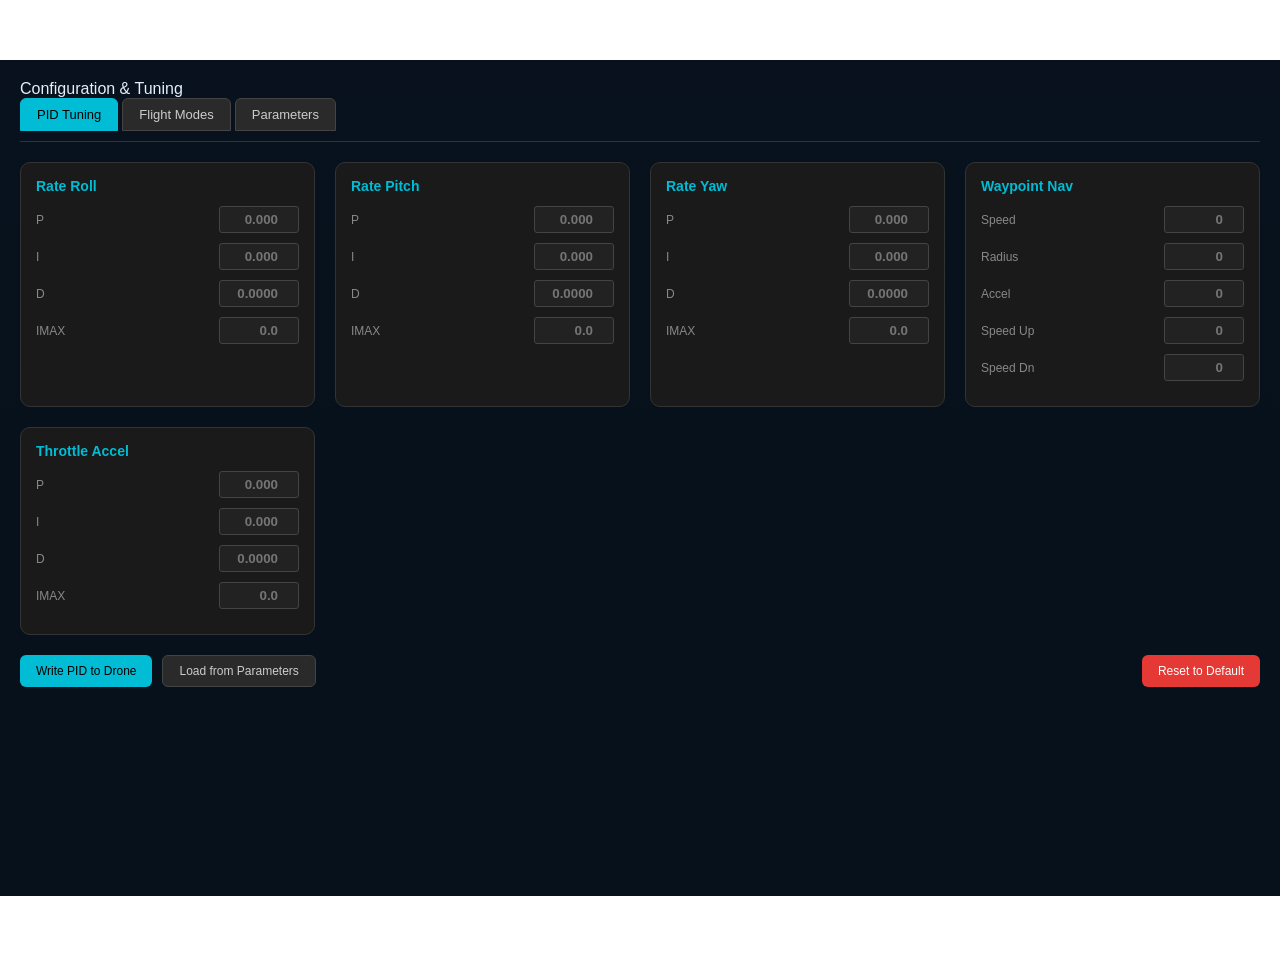
<file: config.html>
<!DOCTYPE html>
<html lang="en">
<head>
<meta charset="UTF-8">
<meta name="viewport" content="width=device-width, initial-scale=1.0">
<title>Config - HAWKEYE</title>
<link rel="stylesheet" href="/static/css/gcs.css"/>
<link rel="stylesheet" href="/static/css/config.css"/>
</head>

<body style="background: transparent;">

<div class="main" style="margin-left: 0;"> <!-- Hilangkan margin kiri navbar -->
    <div class="page-title">Configuration &amp; Tuning</div>

    <div class="tabs">
        <button class="tab-btn active" onclick="switchTab('pid')">PID Tuning</button>
        <button class="tab-btn" onclick="switchTab('modes')">Flight Modes</button>
        <button class="tab-btn" onclick="switchTab('params')">Parameters</button>
    </div>

    <!-- TAB PID (Konten sama persis dengan yang Anda miliki) -->
    <div id="tab-pid" class="tab-panel active">
        <div class="pid-grid">
            <!-- Isi Kartu-Kartu PID Anda -->
            <div class="pid-card">
                <div class="pid-title">Rate Roll</div>
                <div class="pid-row"><span class="pid-label">P</span><input type="number" id="rollP" class="pid-input" step="0.001" placeholder="0.000"></div>
                <div class="pid-row"><span class="pid-label">I</span><input type="number" id="rollI" class="pid-input" step="0.001" placeholder="0.000"></div>
                <div class="pid-row"><span class="pid-label">D</span><input type="number" id="rollD" class="pid-input" step="0.0001" placeholder="0.0000"></div>
                <div class="pid-row"><span class="pid-label">IMAX</span><input type="number" id="rollIMax" class="pid-input" step="0.1" placeholder="0.0"></div>
            </div>
            
            <div class="pid-card">
                <div class="pid-title">Rate Pitch</div>
                <div class="pid-row"><span class="pid-label">P</span><input type="number" id="pitchP" class="pid-input" step="0.001" placeholder="0.000"></div>
                <div class="pid-row"><span class="pid-label">I</span><input type="number" id="pitchI" class="pid-input" step="0.001" placeholder="0.000"></div>
                <div class="pid-row"><span class="pid-label">D</span><input type="number" id="pitchD" class="pid-input" step="0.0001" placeholder="0.0000"></div>
                <div class="pid-row"><span class="pid-label">IMAX</span><input type="number" id="pitchIMax" class="pid-input" step="0.1" placeholder="0.0"></div>
            </div>

            <div class="pid-card">
                <div class="pid-title">Rate Yaw</div>
                <div class="pid-row"><span class="pid-label">P</span><input type="number" id="yawP" class="pid-input" step="0.001" placeholder="0.000"></div>
                <div class="pid-row"><span class="pid-label">I</span><input type="number" id="yawI" class="pid-input" step="0.001" placeholder="0.000"></div>
                <div class="pid-row"><span class="pid-label">D</span><input type="number" id="yawD" class="pid-input" step="0.0001" placeholder="0.0000"></div>
                <div class="pid-row"><span class="pid-label">IMAX</span><input type="number" id="yawIMax" class="pid-input" step="0.1" placeholder="0.0"></div>
            </div>

            <div class="pid-card">
                <div class="pid-title">Waypoint Nav</div>
                <div class="pid-row"><span class="pid-label">Speed</span><input type="number" id="wpnavSpeed" class="pid-input" step="1" placeholder="0"></div>
                <div class="pid-row"><span class="pid-label">Radius</span><input type="number" id="wpnavRadius" class="pid-input" step="1" placeholder="0"></div>
                <div class="pid-row"><span class="pid-label">Accel</span><input type="number" id="wpnavAccel" class="pid-input" step="1" placeholder="0"></div>
                <div class="pid-row"><span class="pid-label">Speed Up</span><input type="number" id="wpnavSpeedUp" class="pid-input" step="1" placeholder="0"></div>
                <div class="pid-row"><span class="pid-label">Speed Dn</span><input type="number" id="wpnavSpeedDn" class="pid-input" step="1" placeholder="0"></div>
            </div>

            <div class="pid-card">
                <div class="pid-title">Throttle Accel</div>
                <div class="pid-row"><span class="pid-label">P</span><input type="number" id="thrAccelP" class="pid-input" step="0.001" placeholder="0.000"></div>
                <div class="pid-row"><span class="pid-label">I</span><input type="number" id="thrAccelI" class="pid-input" step="0.001" placeholder="0.000"></div>
                <div class="pid-row"><span class="pid-label">D</span><input type="number" id="thrAccelD" class="pid-input" step="0.0001" placeholder="0.0000"></div>
                <div class="pid-row"><span class="pid-label">IMAX</span><input type="number" id="thrAccelIMax" class="pid-input" step="0.1" placeholder="0.0"></div>
            </div>
        </div>

        <div class="param-actions">
            <button class="btn btn-primary" onclick="savePID()">Write PID to Drone</button>
            <button class="btn btn-secondary" onclick="refreshPIDUI()">Load from Parameters</button>
            <button class="btn" style="background-color: #e53935; color: #fff; border: none; margin-left: auto;" onclick="resetPID()">Reset to Default</button>
        </div>
    </div>

    <!-- FLIGHT MODES (Persis) -->
    <div id="tab-modes" class="tab-panel">
        <div class="flight-modes">
            <!-- (Bagian Mode 1-6 Disederhanakan untuk contoh, paste utuh dari file asli Anda) -->
            <div class="mode-item"><span class="mode-label">Mode 1</span><select class="mode-select" id="mode1"><option>STABILIZE</option><option selected>ALT_HOLD</option><option>LOITER</option><option>RTL</option><option>AUTO</option><option>LAND</option><option>GUIDED</option></select></div>
            <div class="mode-item"><span class="mode-label">Mode 2</span><select class="mode-select" id="mode2"><option selected>STABILIZE</option><option>ALT_HOLD</option><option>LOITER</option><option>RTL</option><option>AUTO</option><option>LAND</option><option>GUIDED</option></select></div>
            <div class="mode-item"><span class="mode-label">Mode 3</span><select class="mode-select" id="mode3"><option>STABILIZE</option><option>ALT_HOLD</option><option selected>LOITER</option><option>RTL</option><option>AUTO</option><option>LAND</option><option>GUIDED</option></select></div>
            <div class="mode-item"><span class="mode-label">Mode 4</span><select class="mode-select" id="mode4"><option>STABILIZE</option><option>ALT_HOLD</option><option>LOITER</option><option selected>RTL</option><option>AUTO</option><option>LAND</option><option>GUIDED</option></select></div>
            <div class="mode-item"><span class="mode-label">Mode 5</span><select class="mode-select" id="mode5"><option>STABILIZE</option><option>ALT_HOLD</option><option>LOITER</option><option>RTL</option><option selected>AUTO</option><option>LAND</option><option>GUIDED</option></select></div>
            <div class="mode-item"><span class="mode-label">Mode 6</span><select class="mode-select" id="mode6"><option>STABILIZE</option><option>ALT_HOLD</option><option>LOITER</option><option>RTL</option><option>AUTO</option><option selected>LAND</option><option>GUIDED</option></select></div>
        </div>
        <div class="param-actions">
            <button class="btn btn-primary" onclick="saveModes()">Save Flight Modes</button>
        </div>
    </div>

    <!-- PARAMETERS (Persis) -->
    <div id="tab-params" class="tab-panel">
        <div class="search-bar">
            <input type="text" id="paramSearch" placeholder="Search parameters..." onkeyup="filterParams()">
            <button class="btn btn-secondary" onclick="loadParams()">&#128259; Refresh</button>
        </div>
        <div class="param-table-container">
            <table class="data-table">
                <thead>
                    <tr><th>Parameter</th><th>Value</th><th>Unit</th><th>Description</th></tr>
                </thead>
                <tbody id="paramTable"></tbody>
            </table>
        </div>
        <div class="param-actions">
            <button class="btn btn-primary" onclick="saveParams()">Write to Drone</button>
            <button class="btn btn-secondary" onclick="exportParams()">Save to File</button>
            <input type="file" id="paramFileInput" accept=".csv,.param,.txt" style="display: none;" onchange="loadFromFile(event)">
            <button class="btn btn-secondary" style="background-color: #ff9800; color: #fff; border: none;" onclick="document.getElementById('paramFileInput').click()">Load from File</button>
        </div>
    </div>
</div>

<script>
// ===== HELPER KONEKSI PARENT =====
const getBaseUrl = () => window.parent.gcsConnection?.baseUrl || 'http://localhost:5000';
const isConnected = () => window.parent.gcsConnection?.isConnected || false;

const COPTER_MODE_MAP = {
    'STABILIZE': 0, 'ACRO': 1, 'ALT_HOLD': 2, 'AUTO': 3, 'GUIDED': 4,
    'LOITER': 5, 'RTL': 6, 'CIRCLE': 7, 'LAND': 9, 'OF_LOITER': 10,
    'DRIFT': 11, 'SPORT': 13, 'FLIP': 14, 'AUTOTUNE': 15, 'POSHOLD': 16,
    'BRAKE': 17, 'THROW': 18, 'AVOID_ADSB': 19, 'GUIDED_NOGPS': 20,
    'SMART_RTL': 21, 'FLOWHOLD': 22, 'FOLLOW': 23, 'ZIGZAG': 24,
    'SYSTEMID': 25, 'AUTOROTATE': 26, 'AUTO_RTL': 27
};

function switchTab(tab) {
    document.querySelectorAll('.tab-btn').forEach(b => b.classList.remove('active'));
    document.querySelectorAll('.tab-panel').forEach(p => p.classList.remove('active'));
    event.target.classList.add('active');
    document.getElementById('tab-' + tab).classList.add('active');
}

async function RebootFC() {
    if (confirm("Reboot Flight Controller now?")) {
        try {
            const res = await fetch(getBaseUrl() + '/command/reboot', {method: 'POST'});
            const data = await res.json();
            alert(data.status === 'success' ? "Flight Controller is rebooting..." : `Error: ${data.message}`);
        } catch (e) {
            alert(`Network error: ${e.message}`);
        }
    }
}

async function sendParamsToBackend(api_url, params, title, requireReboot = false) {
    const btn = event.target;
    const originalText = btn.innerText;
    btn.innerText = "Writing & Verifying..."; btn.disabled = true;

    try {
        const res = await fetch(getBaseUrl() + api_url, {
            method: 'POST',
            headers: {'Content-Type': 'application/json'},
            body: JSON.stringify({params: params})
        });
        
        const textResp = await res.text();
        let data;
        try { data = JSON.parse(textResp); } catch (err) { throw new Error("Server gagal memproses data."); }
        
        if (data.status === 'success' || data.status === 'partial') {
            if (data.status === 'partial') {
                const fails = data.results.fail.map(f => `${f.name}: ${f.reason}`).join('\n');
                alert(`Beberapa nilai gagal diverifikasi:\n${fails}`);
            }
            if (requireReboot) await RebootFC();
            else forceDownloadParamsFromFC();
        } else {
            alert(`Error: ${data.message}`);
        }
    } catch (e) {
        alert(`Error: ${e.message}`);
    } finally {
        btn.innerText = originalText; btn.disabled = false;
    }
}

const PID_MAP = {
    'rollP': 'ATC_RAT_RLL_P', 'rollI': 'ATC_RAT_RLL_I', 'rollD': 'ATC_RAT_RLL_D', 'rollIMax': 'ATC_RAT_RLL_IMAX',
    'pitchP': 'ATC_RAT_PIT_P', 'pitchI': 'ATC_RAT_PIT_I', 'pitchD': 'ATC_RAT_PIT_D', 'pitchIMax': 'ATC_RAT_PIT_IMAX',
    'yawP': 'ATC_RAT_YAW_P', 'yawI': 'ATC_RAT_YAW_I', 'yawD': 'ATC_RAT_YAW_D', 'yawIMax': 'ATC_RAT_YAW_IMAX',
    'wpnavSpeed': 'WPNAV_SPEED', 'wpnavRadius': 'WPNAV_RADIUS', 'wpnavAccel': 'WPNAV_ACCEL', 
    'wpnavSpeedUp': 'WPNAV_SPEED_UP', 'wpnavSpeedDn': 'WPNAV_SPEED_DN',
    'thrAccelP': 'PSC_ACCZ_P', 'thrAccelI': 'PSC_ACCZ_I', 'thrAccelD': 'PSC_ACCZ_D', 'thrAccelIMax': 'PSC_ACCZ_IMAX'
};

function refreshPIDUI() {
    let dataFound = false;
    for (const [inputId, paramName] of Object.entries(PID_MAP)) {
        const cell = document.getElementById('val_' + paramName);
        if (cell) {
            document.getElementById(inputId).value = parseFloat(cell.innerText);
            dataFound = true;
        }
    }
    const warning = document.getElementById('pidWarning');
    if (warning) warning.style.display = dataFound ? 'none' : 'block';
}

async function savePID() {
    if (!isConnected()) return alert("Hubungkan ke FC terlebih dahulu!");
    const paramsToSend = [];
    for (const [inputId, paramName] of Object.entries(PID_MAP)) {
        const inputEl = document.getElementById(inputId);
        if (!inputEl) continue;
        const newValue = parseFloat(inputEl.value);
        if (isNaN(newValue)) continue;
        const originalValue = parseFloat(inputEl.dataset.original);
        if (isNaN(originalValue) || Math.abs(newValue - originalValue) > 0.000001) {
            paramsToSend.push({ name: paramName, value: newValue });
        }
    }
    if (paramsToSend.length === 0) return alert("Tidak ada perubahan PID.");
    if (!confirm(`Kirim ${paramsToSend.length} parameter PID ke drone?`)) return;
    
    const btn = event.target;
    const originalText = btn.innerText;
    btn.innerText = "Writing..."; btn.disabled = true;
    try {
        const mav = window.parent.mavFeatures;
        let failed = [];
        for (const p of paramsToSend) {
            const ok = await mav.setParam(p.name, p.value);
            if (!ok) failed.push(p.name);
        }
        if (failed.length === 0) {
            alert("Semua PID berhasil ditulis!");
            forceDownloadParamsFromFC();
        } else {
            alert("Gagal menulis: " + failed.join(', '));
        }
    } catch (err) {
        alert("Error: " + err.message);
    } finally {
        btn.innerText = originalText; btn.disabled = false;
    }
}

async function saveModes() {
    if (!isConnected()) return alert("Not connected to FC");
    const params = [];
    for (let i = 1; i <= 6; i++) {
        const modeStr = document.getElementById('mode' + i).value;
        const modeVal = COPTER_MODE_MAP[modeStr] !== undefined ? COPTER_MODE_MAP[modeStr] : 0;
        params.push({ name: 'FLTMODE' + i, value: modeVal });
    }
    const btn = event.target;
    const originalText = btn.innerText;
    btn.innerText = "Writing..."; btn.disabled = true;
    try {
        const mav = window.parent.mavFeatures;
        let failed = [];
        for (const p of params) {
            const ok = await mav.setParam(p.name, p.value);
            if (!ok) failed.push(p.name);
        }
        if (failed.length === 0) {
            alert("Flight modes saved!");
            forceDownloadParamsFromFC();
        } else {
            alert("Gagal menyimpan mode: " + failed.join(', '));
        }
    } catch (err) {
        alert("Error: " + err.message);
    } finally {
        btn.innerText = originalText; btn.disabled = false;
    }
}

async function saveParams() {
    if (!isConnected()) return alert("Not connected to FC");
    const params = [];
    document.querySelectorAll('#paramTable tr').forEach(row => {
        const cells = row.querySelectorAll('td');
        if (cells.length === 4) {
            const key = cells[0].innerText.trim();
            const valCell = cells[1];
            let currentVal = parseFloat(valCell.innerText);
            let originalVal = parseFloat(valCell.dataset.original);
            if (!isNaN(currentVal) && (isNaN(originalVal) || Math.abs(currentVal - originalVal) > 0.000001)) {
                params.push({ name: key, value: currentVal });
            }
        }
    });
    if (params.length === 0) return alert("Tidak ada perubahan parameter.");
    if (!confirm(`Kirim ${params.length} parameter ke drone?`)) return;
    
    const btn = event.target;
    const originalText = btn.innerText;
    btn.innerText = "Writing..."; btn.disabled = true;
    try {
        const mav = window.parent.mavFeatures;
        let failed = [];
        for (const p of params) {
            const ok = await mav.setParam(p.name, p.value);
            if (!ok) failed.push(p.name);
        }
        if (failed.length === 0) {
            alert("Semua parameter berhasil ditulis!");
            forceDownloadParamsFromFC();
        } else {
            alert("Gagal menulis: " + failed.join(', '));
        }
    } catch (err) {
        alert("Error: " + err.message);
    } finally {
        btn.innerText = originalText; btn.disabled = false;
    }
}

// (Data DEFAULT_FULL_PARAMS disingkat agar code block tidak kepanjangan. Masukkan dictionary asli dari file config.html lama Anda di sini)
const DEFAULT_FULL_PARAMS = {"ATC_RAT_RLL_P":0.135,"ATC_RAT_PIT_P":0.135}; // <-- GANTI DENGAN DICT LENGKAP ANDA

function initParamTable() {
    const tbody = document.getElementById('paramTable');
    if (!tbody) return;
    tbody.innerHTML = ''; 
    const fragment = document.createDocumentFragment();
    const keys = Object.keys(DEFAULT_FULL_PARAMS).sort(); 

    keys.forEach(key => {
        const val = DEFAULT_FULL_PARAMS[key];
        const tr = document.createElement('tr');
        tr.id = 'row_' + key;
        tr.innerHTML = `
            <td style="font-weight: bold;">${key}</td>
            <td id="val_${key}" data-original="${val}" contenteditable="true" style="background-color: rgba(0, 188, 212, 0.1); border: 1px dotted #00bcd4; cursor: text; padding: 4px;">${val}</td>
            <td>-</td>
            <td id="desc_${key}"><span style="font-size: 10px; color: #666;">(Default List)</span></td>
        `;
        fragment.appendChild(tr);
    });
    tbody.appendChild(fragment);
}

function updateParamTableValues(paramsObj) {
    if (!paramsObj || Object.keys(paramsObj).length === 0) return;
    for (const [key, value] of Object.entries(paramsObj)) {
        const cell = document.getElementById('val_' + key);
        if (cell) {
            cell.innerText = value; cell.dataset.original = value; 
            cell.style.backgroundColor = 'rgba(76, 175, 80, 0.15)'; cell.style.border = '1px solid #4caf50';
            const desc = document.getElementById('desc_' + key);
            if (desc) desc.innerHTML = '<span style="font-size: 10px; color: #4caf50; font-weight: bold;">(Loaded from FC)</span>';
        } else {
            appendNewParamRow(key, value);
        }
    }
}

function appendNewParamRow(key, val) {
    const tbody = document.getElementById('paramTable');
    if (!tbody) return;
    const tr = document.createElement('tr');
    tr.id = 'row_' + key;
    tr.innerHTML = `
        <td style="font-weight: bold;">${key}</td>
        <td id="val_${key}" data-original="${val}" contenteditable="true" style="background-color: rgba(76, 175, 80, 0.15); border: 1px solid #4caf50; cursor: text; padding: 4px;">${val}</td>
        <td>-</td>
        <td id="desc_${key}"><span style="font-size: 10px; color: #4caf50; font-weight: bold;">(Loaded from FC)</span></td>
    `;
    tbody.appendChild(tr);
}

async function fetchParameters() {
    try {
        const mav = window.parent.mavFeatures;
        const params = await mav.getAllParams();
        updateParamTableValues(params);
        return Object.keys(params).length;
    } catch (e) {
        console.error("Gagal ambil parameter:", e);
        return 0;
    }
}

async function forceDownloadParamsFromFC() {
    try {
        // Refresh dengan meminta ulang semua parameter
        const mav = window.parent.mavFeatures;
        const params = await mav.getAllParams();
        updateParamTableValues(params);
        const count = Object.keys(params).length;
        alert(`Parameter berhasil dimuat! (${count} item)`);
    } catch (err) {
        alert("Gagal memuat parameter: " + err.message);
    }
}

// Ubah juga fungsi loadParams untuk menggunakan forceDownloadParamsFromFC
async function loadParams() {
    if (!isConnected()) return alert("Hubungkan ke FC terlebih dahulu!");
    const btn = document.querySelector('.btn-secondary');
    const originalText = btn.innerHTML;
    btn.innerHTML = "⏳ Downloading..."; btn.disabled = true;
    try {
        await forceDownloadParamsFromFC();
    } catch (err) {
        alert("Error: " + err.message);
    } finally {
        btn.innerHTML = originalText; btn.disabled = false;
    }
}

function loadFromFile(event) {
    const file = event.target.files[0];
    if (!file) return;

    const reader = new FileReader();
    reader.onload = function(e) {
        const text = e.target.result;
        const lines = text.split('\n');
        let changeCount = 0;

        lines.forEach(line => {
            line = line.trim();
            if (line.startsWith('#') || line.length === 0) return;

            let key, value;
            if (line.includes(',')) {
                const parts = line.split(','); key = parts[0].trim(); value = parseFloat(parts[1].trim());
            } else {
                const parts = line.split(/[\s,]+/); 
                if (parts.length >= 4 && !isNaN(parts[0]) && !isNaN(parts[1])) { key = parts[2]; value = parseFloat(parts[3]); }
                else if (parts.length >= 2) { key = parts[0]; value = parseFloat(parts[1]); }
            }

            if (key && !isNaN(value)) {
                const cell = document.getElementById('val_' + key);
                if (cell) {
                    const originalVal = parseFloat(cell.dataset.original);
                    if (originalVal !== value) {
                        cell.innerText = value; cell.style.backgroundColor = 'rgba(255, 152, 0, 0.2)'; cell.style.border = '1px solid #ff9800';
                        const desc = document.getElementById('desc_' + key);
                        if(desc) desc.innerHTML = '<span style="color:#ff9800; font-weight:bold;">(Modified from File)</span>';
                        changeCount++;
                    }
                } else { appendNewParamRow(key, value); changeCount++; }
            }
        });

        document.getElementById('paramFileInput').value = ''; 
        if (changeCount > 0) alert(`✅ File berhasil dimuat! Ditemukan ${changeCount} angka yang berbeda (ditandai warna oranye). Klik "Write to Drone" untuk menyimpan.`);
    };
    reader.readAsText(file);
}

function filterParams() {
    const query = document.getElementById('paramSearch').value.toLowerCase();
    const rows = document.getElementById('paramTable').getElementsByTagName('tr');
    for(let i = 0; i < rows.length; i++) {
        const paramName = rows[i].cells[0].innerText.toLowerCase();
        rows[i].style.display = paramName.includes(query) ? '' : 'none';
    }
}

function resetPID() {
    if (confirm('Reset sliders to defaults?')) {
        let restored = 0;
        for (const [inputId, paramName] of Object.entries(PID_MAP)) {
            const inputEl = document.getElementById(inputId);
            if (inputEl && inputEl.dataset.original !== undefined) {
                inputEl.value = inputEl.dataset.original;
                inputEl.style.backgroundColor = '';
                inputEl.style.borderColor = '#00e676';
                restored++;
            }
        }
        alert(restored > 0 ? "Sliders restored to default values" : "No sliders were restored");
    }
}

function exportParams() {
    let csv = 'Parameter,Value,Unit,Description\n';
    document.querySelectorAll('#paramTable tr').forEach(row => {
        const c = row.querySelectorAll('td');
        if (c.length === 4) csv += `${c[0].innerText},${c[1].innerText},${c[2].innerText},${c[3].innerText}\n`;
    });
    const a = document.createElement('a');
    a.href = URL.createObjectURL(new Blob([csv], { type: 'text/csv' }));
    a.download = 'hawkeye_parameters.csv';
    a.click();
}

let lastConnectionState = false;

document.addEventListener('DOMContentLoaded', () => {
    initParamTable();

    setInterval(() => {
        const connected = isConnected();
        
        if (connected && !lastConnectionState) {
            console.log("Koneksi FC Terdeteksi! Menunggu 2 detik agar FC stabil...");
            setTimeout(() => forceDownloadParamsFromFC(), 2000);
        }
        lastConnectionState = connected;
    }, 1000);
});
</script>
</body>
</html>
</file>
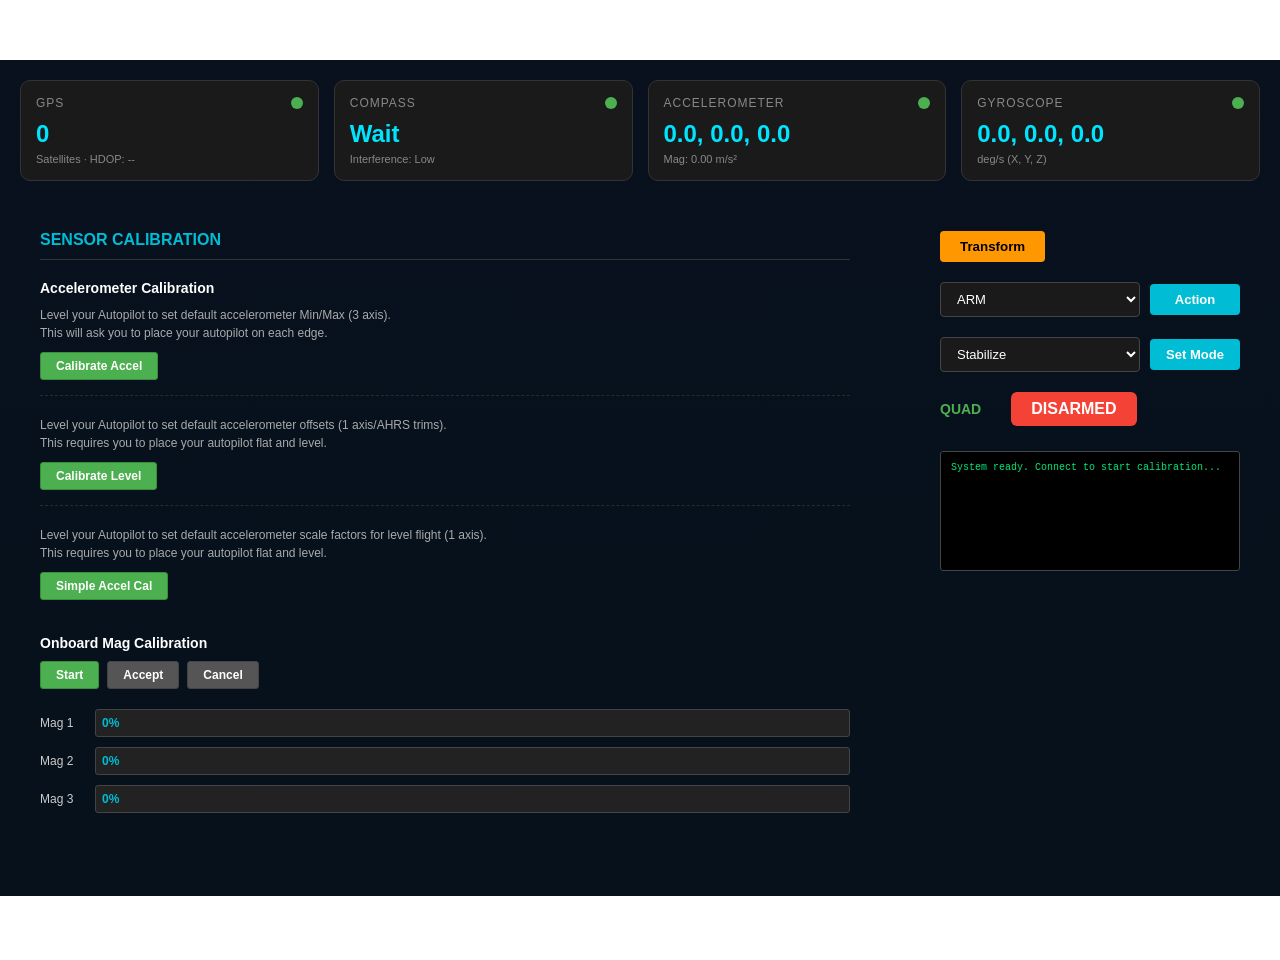
<file: preflight.html>
<!DOCTYPE html>
<html lang="en">
<head>
<meta charset="UTF-8">
<meta name="viewport" content="width=device-width, initial-scale=1.0">
<title>Preflight - HAWKEYE</title>
<link rel="stylesheet" href="/static/css/gcs.css"/>
<link rel="stylesheet" href="/static/css/preflight.css"/>
</head>

<body style="background: transparent;">

<div class="main" style="margin-left: 0;"> <!-- Hilangkan margin kiri navbar -->
    <div class="health-grid">
        <div class="health-card">
            <div class="health-header">
                <div class="health-title">GPS</div>
                <div class="status-dot ok" id="gpsStatus"></div>
            </div>
            <div class="health-value" id="gpsSats">0</div>
            <div class="health-detail">Satellites &middot; HDOP: <span id="gpsHdop">--</span></div>
        </div>

        <div class="health-card">
            <div class="health-header">
                <div class="health-title">Compass</div>
                <div class="status-dot ok" id="compassStatus"></div>
            </div>
            <div class="health-value" id="compassHealth">Wait</div>
            <div class="health-detail">Interference: <span id="compassInterf">Low</span></div>
        </div>

        <div class="health-card">
            <div class="health-header">
                <div class="health-title">Accelerometer</div>
                <div class="status-dot ok" id="accelStatus"></div>
            </div>
            <div class="health-value" id="accelHealth">0.0, 0.0, 0.0</div>
            <div class="health-detail">Mag: 0.00 m/s²</div>
        </div>

        <div class="health-card">
            <div class="health-header">
                <div class="health-title">Gyroscope</div>
                <div class="status-dot ok" id="gyroStatus"></div>
            </div>
            <div class="health-value" id="gyroHealth">0.0, 0.0, 0.0</div>
            <div class="health-detail">deg/s (X, Y, Z)</div>
        </div>
    </div>
    
    <div class="calibration-container">
        <div class="calibration-section-left">
            <div class="calibration-title">Sensor Calibration</div>
    
            <div class="calib-group">
                <h4>Accelerometer Calibration</h4>
                
                <div class="calib-item">
                    <p>Level your Autopilot to set default accelerometer Min/Max (3 axis).<br>This will ask you to place your autopilot on each edge.</p>
                    <button class="btn-mp" onclick="sendCalibration('accel_3axis')">Calibrate Accel</button>
                    <button class="btn-mp" onclick="sendCalibrationNext()" id="btnAccelNext" style="display:none; background:#ff9800; border-color:#f57c00;">Next (Click when done)</button>
                </div>
                
                <div class="calib-item">
                    <p>Level your Autopilot to set default accelerometer offsets (1 axis/AHRS trims).<br>This requires you to place your autopilot flat and level.</p>
                    <button class="btn-mp" onclick="sendCalibration('accel_level')">Calibrate Level</button>
                </div>
                
                <div class="calib-item">
                    <p>Level your Autopilot to set default accelerometer scale factors for level flight (1 axis).<br>This requires you to place your autopilot flat and level.</p>
                    <button class="btn-mp" onclick="sendCalibration('accel_simple')">Simple Accel Cal</button>
                </div>
            </div>
    
            <div class="calib-group">
                <h4>Onboard Mag Calibration</h4>
                
                <div class="calib-split-layout">
                    <div class="calib-column">
                        <div class="calib-btn-group">
                            <button class="btn-mp" onclick="sendCompassCalibration('compass_start')">Start</button>
                            <button class="btn-mp btn-mp-cancel" onclick="sendCompassCalibration('compass_accept')" id="btnCompassAccept" disabled>Accept</button>
                            <button class="btn-mp btn-mp-cancel" onclick="sendCompassCalibration('compass_cancel')">Cancel</button>
                        </div>
    
                        <div class="mag-row">
                            <span>Mag 1</span>
                            <input type="text" class="mag-input" id="mag1_prog" value="0%" readonly>
                        </div>
                        <div class="mag-row">
                            <span>Mag 2</span>
                            <input type="text" class="mag-input" id="mag2_prog" value="0%" readonly>
                        </div>
                        <div class="mag-row">
                            <span>Mag 3</span>
                            <input type="text" class="mag-input" id="mag3_prog" value="0%" readonly>
                        </div>
                    </div>
                </div>
            </div>
        </div>
        <div class="calibration-section-right">
            <div class="calib-column">
                <div class="transform-row">
                    <button class="btn-transform" onclick="toggleTransform()" id="transformBtn">Transform</button>
                </div>
                <div class="action-row">
                    <select id="cmdSelect" class="action-select">
                        <option value="arm">ARM</option>
                        <option value="disarm">DISARM</option>
                        <option value="safety_toggle">Toggle Safety</option>
                        <option value="reboot">Reboot FC</option>
                        <option value="takeoff">Takeoff</option>
                        <option value="land">Land</option>
                        <option value="rtl">RTL</option>
                    </select>
                    <button class="btn-action" onclick="executeCommand()">Action</button>
                </div>

                <!-- BARIS 2: Flight Mode (Stabilize, AltHold, Loiter, Guided, Auto) -->
                <div class="action-row">
                    <select id="modeSelect" class="action-select">
                        <option value="stabilize">Stabilize</option>
                        <option value="althold">Alt Hold</option>
                        <option value="loiter">Loiter</option>
                        <option value="guided">Guided</option>
                        <option value="auto">Auto</option>
                    </select>
                    <button class="btn-action" onclick="executeMode()">Set Mode</button>
                </div>

                <!-- ARM/DISARM Status Badge -->
                <div class="arm-status-row">
                    <span class="transform-status" id="transformStatus">QUAD</span>
                    <div class="status-badge disarmed" id="armStatusBadge">DISARMED</div>
                </div>

                <!-- Console Box -->
                <div class="console-box" id="calibConsole">
                    System ready. Connect to start calibration...<br>
                </div>
            </div>
        </div>
    </div>
</div>

<script>
let telemetryData = {};
let lastCalibMsgTime = 0;
let currentCalibPosition = '';
let safetyIsOff = false; 

// Fungsi pembantu untuk mengambil Base URL dari Parent Iframe
const getBaseUrl = () => window.parent.gcsConnection?.baseUrl || 'http://localhost:5000';
const isConnected = () => window.parent.gcsConnection?.isConnected || false;

async function sendArmDisarm(cmd) {
    if (!isConnected()) { alert('Flight Controller is not connected.'); return; }
    if (cmd === 'ARM' && !confirm('Yakin ingin ARM? Pastikan propeller sudah dilepas atau area sekitar aman.')) return;
    const arm = (cmd === 'ARM');
    logToConsole(`> Sending ${cmd}...`);
    try {
        const result = await window.parent.mavFeatures.armDisarm(arm);
        logToConsole(result.ok ? `System: ${result.message}` : `Error: ${result.message}`);
    } catch (err) {
        logToConsole(`Error: ${err.message}`);
    }
}

function updateArmStatusUI() {
    const badge = document.getElementById('armStatusBadge');
    const btnArm = document.getElementById('btnArm');
    const btnDisarm = document.getElementById('btnDisarm');
    if (!badge) return;

    const isArmed = !!telemetryData.is_armed;
    badge.innerText = isArmed ? 'ARMED' : 'DISARMED';
    badge.className = 'status-badge ' + (isArmed ? 'armed' : 'disarmed');

    if (btnArm) btnArm.disabled = isArmed;
    if (btnDisarm) btnDisarm.disabled = !isArmed;
}

const MODE_MAP = {
    'stabilize': 0,
    'althold': 2,
    'loiter': 5,
    'guided': 4,
    'auto': 3,
    // tambahkan jika perlu
};

// ===== EKSEKUSI PERINTAH (baris 1) =====
function executeCommand() {
    const select = document.getElementById('cmdSelect');
    const cmd = select.value;
    switch(cmd) {
        case 'arm': sendArmDisarm('ARM'); break;
        case 'disarm': sendArmDisarm('DISARM'); break;
        case 'safety_toggle': toggleSafetySwitch(); break;
        case 'reboot': rebootFC(); break;
        case 'takeoff': 
            // Ketinggian tidak lagi diambil dari input, 
            // tapi dikirim sebagai 0 (FC akan pakai default/mission)
            sendTakeoff(0); 
            break;
        case 'land': sendLand(); break;
        case 'rtl': sendRTL(); break;
        default: logToConsole('Unknown command');
    }
}

// ===== EKSEKUSI FLIGHT MODE (baris 2) =====
function executeMode() {
    const select = document.getElementById('modeSelect');
    const mode = select.value;
    const modeCode = MODE_MAP[mode];
    if (modeCode === undefined) {
        logToConsole(`Unknown mode: ${mode}`);
        return;
    }
    switchFlightMode(mode, modeCode);
}

async function switchFlightMode(modeName, modeCode) {
    if (!isConnected()) { alert('Flight Controller is not connected.'); return; }
    logToConsole(`> Switching flight mode to ${modeName.toUpperCase()}...`);
    try {
        const result = await window.parent.mavFeatures.setMode(modeName);
        logToConsole(result.ok ? `System: ${result.message}` : `Error: ${result.message}`);
    } catch (err) {
        logToConsole(`Error: ${err.message}`);
    }
}

async function sendTakeoff(alt) {
    if (!isConnected()) { alert('Flight Controller is not connected.'); return; }
    if (!confirm('Execute Takeoff?')) return;
    logToConsole('> Sending command: TAKEOFF...');
    try {
        const result = await window.parent.mavFeatures.takeoff(alt || 10);
        logToConsole(result.ok ? `System: ${result.message}` : `Error: ${result.message}`);
    } catch (err) {
        logToConsole(`Error: ${err.message}`);
    }
}

async function sendLand() {
    if (!isConnected()) { alert('Flight Controller is not connected.'); return; }
    if (!confirm('Land drone?')) return;
    logToConsole('> Sending command: LAND...');
    try {
        const result = await window.parent.mavFeatures.land();
        logToConsole(result.ok ? `System: ${result.message}` : `Error: ${result.message}`);
    } catch (err) {
        logToConsole(`Error: ${err.message}`);
    }
}

async function sendRTL() {
    if (!isConnected()) { alert('Flight Controller is not connected.'); return; }
    if (!confirm('Return to Launch?')) return;
    logToConsole('> Sending command: RTL...');
    try {
        const result = await window.parent.mavFeatures.rtl();
        logToConsole(result.ok ? `System: ${result.message}` : `Error: ${result.message}`);
    } catch (err) {
        logToConsole(`Error: ${err.message}`);
    }
}

async function toggleSafetySwitch() {
    // Safety switch biasanya menggunakan MAV_CMD_DO_SET_SAFETY_SWITCH = 190
    // param1: 0=off, 1=on
    if (!isConnected()) { alert('Flight Controller is not connected.'); return; }
    const targetState = safetyIsOff ? 1 : 0; // 0=off, 1=on
    logToConsole(`> Setting safety switch to ${targetState ? 'ON' : 'OFF'}...`);
    try {
        const result = await window.parent.mavFeatures.commandLong(190, { p1: targetState });
        if (result.ok) {
            safetyIsOff = !safetyIsOff;
            logToConsole(`System: Safety ${safetyIsOff ? 'OFF' : 'ON'}`);
        } else {
            logToConsole(`Error: ${result.message}`);
        }
    } catch (err) {
        logToConsole(`Error: ${err.message}`);
    }
}

async function rebootFC() {
    if (!confirm("Reboot Flight Controller?")) return;
    logToConsole("> Sending reboot...");
    try {
        const result = await window.parent.mavFeatures.reboot();
        logToConsole(result.ok ? "System: Reboot command accepted" : `Error: ${result.message}`);
        // Optional: disconnect setelah beberapa detik
    } catch (err) {
        logToConsole(`Error: ${err.message}`);
    }
}

let currentTransformMode = 'QUAD';
const TRANSFORM_CHANNEL = 5;
const PWM_QUAD = 1500;
const PWM_ROVER = 1900;

async function toggleTransform() {
    if (!isConnected()) { alert('Flight Controller is not connected.'); return; }
    const newMode = currentTransformMode === 'QUAD' ? 'ROVER' : 'QUAD';
    const pwm = newMode === 'ROVER' ? PWM_ROVER : PWM_QUAD;
    const btn = document.getElementById('transformBtn');
    btn.disabled = true;
    btn.innerText = `Switching to ${newMode}...`;
    logToConsole(`> Transform to ${newMode.toUpperCase()} (channel ${TRANSFORM_CHANNEL}, PWM ${pwm})...`);
    try {
        const result = await window.parent.mavFeatures.setServo(TRANSFORM_CHANNEL, pwm);
        if (result.ok) {
            currentTransformMode = newMode;
            document.getElementById('transformStatus').innerText = `Mode: ${newMode.toUpperCase()}`;
            document.getElementById('transformStatus').style.color = newMode === 'ROVER' ? '#ff9800' : '#4caf50';
            btn.innerText = `Transform to ${newMode === 'QUAD' ? 'ROVER' : 'QUAD'}`;
            logToConsole(`System: ${result.message}`);
        } else {
            logToConsole(`Error: ${result.message}`);
            btn.innerText = `Transform to ${currentTransformMode === 'QUAD' ? 'ROVER' : 'QUAD'}`;
        }
    } catch (err) {
        logToConsole(`Error: ${err.message}`);
        btn.innerText = `Transform to ${currentTransformMode === 'QUAD' ? 'ROVER' : 'QUAD'}`;
    }
    btn.disabled = false;
}

async function sendCalibration(cmdType) {
    if (!isConnected()) { alert('Flight Controller is not connected.'); return; }
    logToConsole(`> Sending calibration: ${cmdType}...`);
    const mav = window.parent.mavFeatures;
    let result;
    try {
        switch(cmdType) {
            case 'accel_3axis': result = await mav.calibrateAccel(0); break;
            case 'accel_level': result = await mav.calibrateLevel(); break;
            case 'accel_simple': result = await mav.calibrateAccel(1); break;
            default: logToConsole('Unknown calibration type'); return;
        }
        logToConsole(result.ok ? `System: ${result.message}` : `Error: ${result.message}`);
        if (cmdType === 'accel_3axis' && result.ok) {
            currentCalibPosition = 'level';
            document.getElementById('btnAccelNext').style.display = 'inline-block';
        }
    } catch (err) {
        logToConsole(`Error: ${err.message}`);
    }
}


const COMPASS_ENDPOINT_MAP = {
    'compass_start' : '/command/calibrate/compass/start',
    'compass_accept': '/command/calibrate/compass/accept',
    'compass_cancel': '/command/calibrate/compass/cancel',
};

let compassStatusPollTimer = null;

async function sendCompassCalibration(cmdType) {
    if (!isConnected()) { alert('Flight Controller is not connected.'); return; }
    const mav = window.parent.mavFeatures;
    try {
        if (cmdType === 'compass_start') {
            const result = await mav.calibrateMag(-1); // semua kompas
            logToConsole(result.ok ? `System: ${result.message}` : `Error: ${result.message}`);
            if (result.ok) startCompassStatusPolling();
        } else if (cmdType === 'compass_accept') {
            // Accept di sisi GCS hanya menghentikan polling dan mencatat
            stopCompassStatusPolling();
            logToConsole('✓ Compass calibration accepted (GCS side).');
            document.getElementById('btnRebootFC').style.display = 'inline-block';
        } else if (cmdType === 'compass_cancel') {
            const result = await mav.commandLong(241, { p3: 0 }); // cancel calibration
            logToConsole(result.ok ? `System: ${result.message}` : `Error: ${result.message}`);
            stopCompassStatusPolling();
            resetMagProgressUI();
        }
    } catch (err) {
        logToConsole(`Error: ${err.message}`);
    }
}

function resetMagProgressUI() {
    for (let i = 1; i <= 3; i++) {
        const el = document.getElementById(`mag${i}_prog`);
        if (el) el.value = '0%';
    }
}

function startCompassStatusPolling() {
    stopCompassStatusPolling(); 
    compassStatusPollTimer = setInterval(fetchCompassStatus, 1000);
}

function stopCompassStatusPolling() {
    if (compassStatusPollTimer) {
        clearInterval(compassStatusPollTimer);
        compassStatusPollTimer = null;
    }
}

let lastCompassReportKeys = new Set();

async function fetchCompassStatus() {
    try {
        const response = await fetch(getBaseUrl() + '/command/calibrate/compass/status');
        if (!response.ok) return;
        const status = await response.json();

        const progress = status.compass_progress || {};
        Object.keys(progress).forEach((compassId) => {
            const idx = parseInt(compassId, 10);
            const inputEl = document.getElementById(`mag${idx + 1}_prog`);
            if (inputEl && !inputEl.value.includes('SUCCESS') && inputEl.value !== '100%' && inputEl.value !== 'FAILED') {
                inputEl.value = `${progress[compassId]}%`;
            }
        });

        const reports = status.compass_reports || {};
        Object.keys(reports).forEach((compassId) => {
            const idx = parseInt(compassId, 10);
            const inputEl = document.getElementById(`mag${idx + 1}_prog`);
            const reportKey = `${compassId}:${reports[compassId].status}`;

            if (inputEl) {
                inputEl.value = reports[compassId].status === 'SUCCESS' ? '100%' : 'FAILED';
            }

            if (!lastCompassReportKeys.has(reportKey)) {
                lastCompassReportKeys.add(reportKey);
                const fit = reports[compassId].fitness;
                logToConsole(
                    reports[compassId].status === 'SUCCESS'
                        ? `✓ Compass ${compassId} SUKSES (fitness: ${fit})`
                        : `✗ Compass ${compassId} GAGAL (fitness: ${fit})`
                );
            }
        });

        const btnAccept = document.getElementById('btnCompassAccept');
        if (btnAccept) btnAccept.disabled = (status.success_mask === 0);

        if (status.timeout_ok === false) {
            logToConsole("Error: Compass calibration timeout. Klik Start untuk ulang.");
            stopCompassStatusPolling();
        }

        if (status.state === 'IDLE' || status.state === 'SUCCESS') stopCompassStatusPolling();

    } catch (err) {}
}

async function sendCalibrationNext() {
    const btnNext = document.getElementById('btnAccelNext');
    if (btnNext) btnNext.style.display = 'none'; 

    const pos = currentCalibPosition || 'step';
    logToConsole(`> Mengirim konfirmasi (ACK) untuk: ${pos.toUpperCase()}...`);

    try {
        const response = await fetch(getBaseUrl() + '/command/calibrate/next', {
            method: 'POST',
            headers: { 'Content-Type': 'application/json' },
            body: JSON.stringify({ position: pos })
        });
        const data = await response.json();
        
        if (data.status === 'success') {
            logToConsole(`> System: ${data.message}`);
        } else {
            logToConsole(`Error: FC menolak konfirmasi. (${data.message})`);
            if (btnNext) btnNext.style.display = 'inline-block'; 
        }
    } catch (err) {
        logToConsole(`Error jaringan: ${err.message}`);
        if (btnNext) btnNext.style.display = 'inline-block';
    }
}

function logToConsole(text) {
    const consoleBox = document.getElementById('calibConsole');
    if (!consoleBox) return;
    const timeStr = new Date().toLocaleTimeString('en-US', { hour12: false });
    consoleBox.innerHTML += `[${timeStr}] ${text}<br>`;
    consoleBox.scrollTop = consoleBox.scrollHeight;
}

// ===== PENGGANTI POLLING (DIDORONG OLEH MASTER IFRAME) =====
window.updateTelemetryUI = function(data) {
    telemetryData = data;
    updateHealthCards();
};

function updateHealthCards() {
    updateArmStatusUI();

    const gpsFix = telemetryData.gps_fix_type || 0;
    const satellites = telemetryData.satellites_visible || 0;
    const hdop = telemetryData.hdop || 99.9;
    
    const gpsStatus = document.getElementById('gpsStatus');
    if (satellites >= 8 && gpsFix >= 2) gpsStatus.className = 'status-dot ok';
    else if (satellites >= 4) gpsStatus.className = 'status-dot warning';
    else gpsStatus.className = 'status-dot error';
    
    document.getElementById('gpsSats').innerText = satellites;
    document.getElementById('gpsHdop').innerText = hdop !== 99.9 ? hdop.toFixed(2) : '--';
    
    const accX = telemetryData.accel_x || 0;
    const accY = telemetryData.accel_y || 0;
    const accZ = telemetryData.accel_z || 0;
    const accMag = telemetryData.accel_mag || 0;

    const accelStatus = document.getElementById('accelStatus');
    if (accMag > 8.5 && accMag < 11.0) accelStatus.className = 'status-dot ok';
    else if (accMag === 0) accelStatus.className = 'status-dot error';
    else accelStatus.className = 'status-dot warning'; 

    document.getElementById('accelHealth').innerText = `${accX.toFixed(1)}, ${accY.toFixed(1)}, ${accZ.toFixed(1)}`;
    document.querySelector('#accelHealth + .health-detail').innerText = `Mag: ${accMag.toFixed(2)} m/s²`;

    const gyroX = telemetryData.gyro_x || 0;
    const gyroY = telemetryData.gyro_y || 0;
    const gyroZ = telemetryData.gyro_z || 0;
    
    const gyroStatus = document.getElementById('gyroStatus');
    gyroStatus.className = telemetryData.gyro_x !== undefined ? 'status-dot ok' : 'status-dot error';
    
    document.getElementById('gyroHealth').innerText = `${gyroX.toFixed(1)}, ${gyroY.toFixed(1)}, ${gyroZ.toFixed(1)}`;
    document.querySelector('#gyroHealth + .health-detail').innerText = `deg/s (X, Y, Z)`;

    const magField = telemetryData.mag_field || 0;
    const magVar = telemetryData.ekf_compass_var || 0; 
    
    const compassStatus = document.getElementById('compassStatus');
    compassStatus.className = magField > 0 ? 'status-dot ok' : 'status-dot error';
    
    document.getElementById('compassHealth').innerText = magField > 0 ? magField.toFixed(2) + ' G' : 'Wait';
    document.getElementById('compassInterf').innerText = magVar > 0 ? `Var: ${magVar.toFixed(3)}` : 'Low';

    const systemStatus = telemetryData.system_status || 'UNKNOWN';
    const allOk = systemStatus === 'OK' || systemStatus === 'STANDBY';
    
    ['compass', 'accel', 'gyro'].forEach(sensor => {
        const statusDot = document.getElementById(sensor + 'Status');
        if (statusDot) {
            if (allOk) {
                statusDot.className = 'status-dot ok';
            } else if (statusDot.className !== 'status-dot warning') {
                statusDot.className = 'status-dot error';
            }
        }
    });

    if (telemetryData.status === 'disconnected' || telemetryData.system_status === 'disconnected') {
        document.getElementById('gpsStatus').className = 'status-dot error';
        document.getElementById('gpsSats').innerText = '0';
        document.getElementById('compassHealth').innerText = 'Disconnected';
        return; 
    }
}

window.updateMavlogUI = function(logItem) {
    const safeText = String(logItem.text).replace(/</g, '&lt;').replace(/>/g, '&gt;');
    
    // Tampilkan di konsol
    logToConsole(safeText);
    
    // Teruskan ke parser kalibrasi untuk trigger posisi selanjutnya
    if (typeof processCalibrationMessages === 'function') {
        processCalibrationMessages(safeText);
    }
};

function processCalibrationMessages(msgText) {
    const text = msgText.toLowerCase();

    if (text.includes("place vehicle")) {
        if (text.includes("level")) currentCalibPosition = "level";
        else if (text.includes("right")) currentCalibPosition = "right";
        else if (text.includes("left")) currentCalibPosition = "left";
        else if (text.includes("down")) currentCalibPosition = "nosedown";
        else if (text.includes("up")) currentCalibPosition = "noseup";
        else if (text.includes("back")) currentCalibPosition = "back";

        const btnNext = document.getElementById('btnAccelNext');
        if (btnNext) btnNext.style.display = 'inline-block';
        
    } else if (text.includes("calibration successful") || text.includes("calibration failed")) {
        const btnNext = document.getElementById('btnAccelNext');
        if (btnNext) btnNext.style.display = 'none';
        currentCalibPosition = ''; 
    }
}
</script>
</body>
</html>
</file>
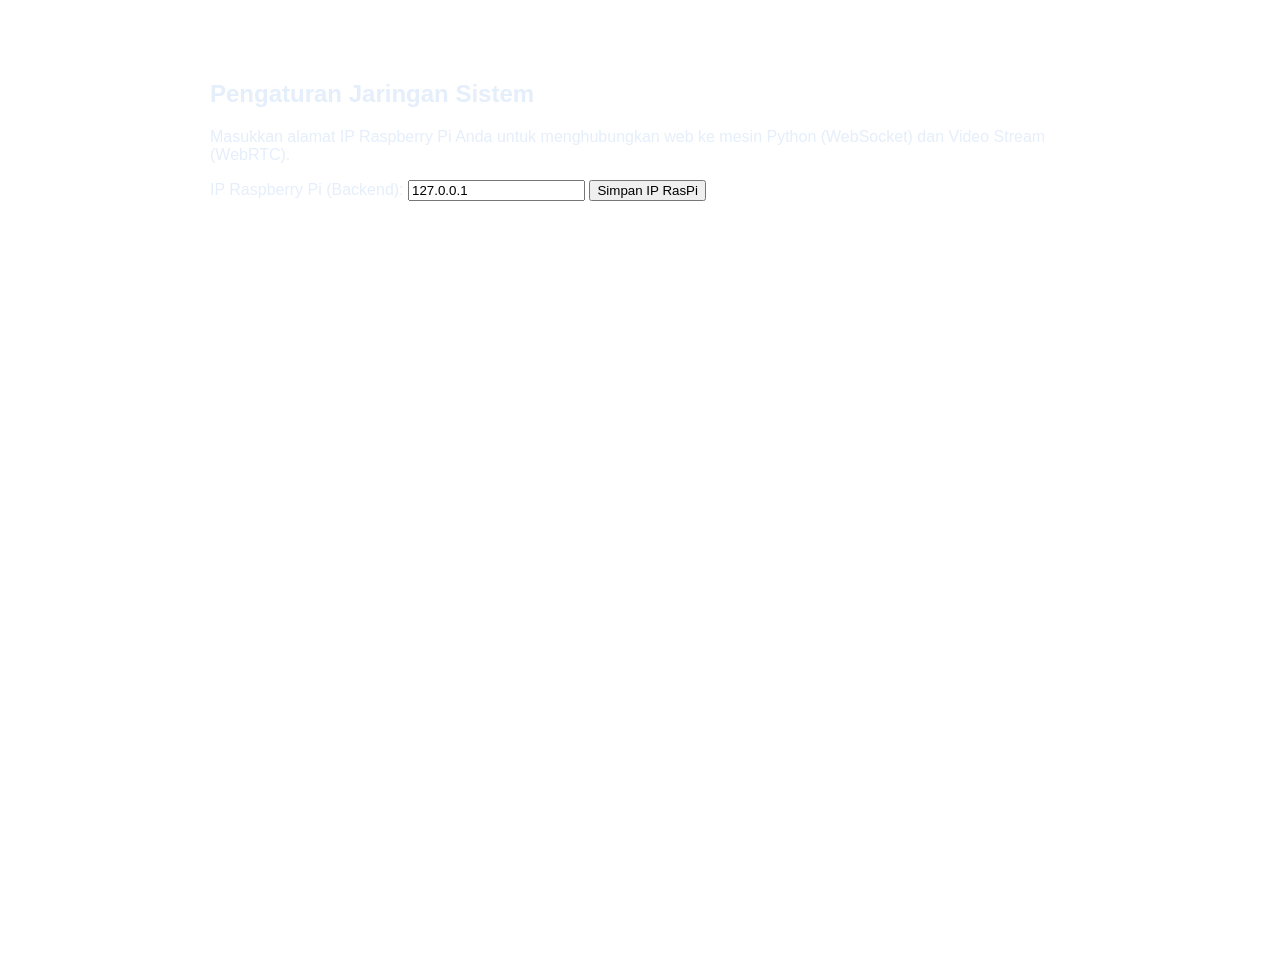
<file: setup.html>
<!DOCTYPE html>
<html lang="en">
<head>
    <meta charset="UTF-8">
    <meta name="viewport" content="width=device-width, initial-scale=1.0">
    <title>Setup - HAWKEYE GCS</title>
    <link rel="stylesheet" href="/static/css/gcs.css">
    <link rel="stylesheet" href="/static/css/setup.css">
</head>

<body style="background: transparent;">

<div class="setup-container">
    <h2>Pengaturan Jaringan Sistem</h2>
    <p>Masukkan alamat IP Raspberry Pi Anda untuk menghubungkan web ke mesin Python (WebSocket) dan Video Stream (WebRTC).</p>
    
    <div class="input-group">
        <label>IP Raspberry Pi (Backend):</label>
        <input type="text" id="raspiIpInput" class="gcs-input" placeholder="Contoh: 192.168.1.100" value="127.0.0.1">
        <button onclick="saveRaspiIP()">Simpan IP RasPi</button>
    </div>
</div>

<script>
    function saveRaspiIP() {
        const ip = document.getElementById('raspiIpInput').value.trim();
        if(!ip) {
            alert("Harap masukkan IP!");
            return;
        }
        // Atur URL backend di instance global
        const url = `http://${ip}:5000`;
        window.gcsConnection.setBaseUrl(url);
        
        alert("IP Raspberry Pi berhasil diatur ke: " + url + "\nSilakan ke Navbar untuk mengkoneksikan Telemetri.");
    }
</script>
</body>
</html>
</file>
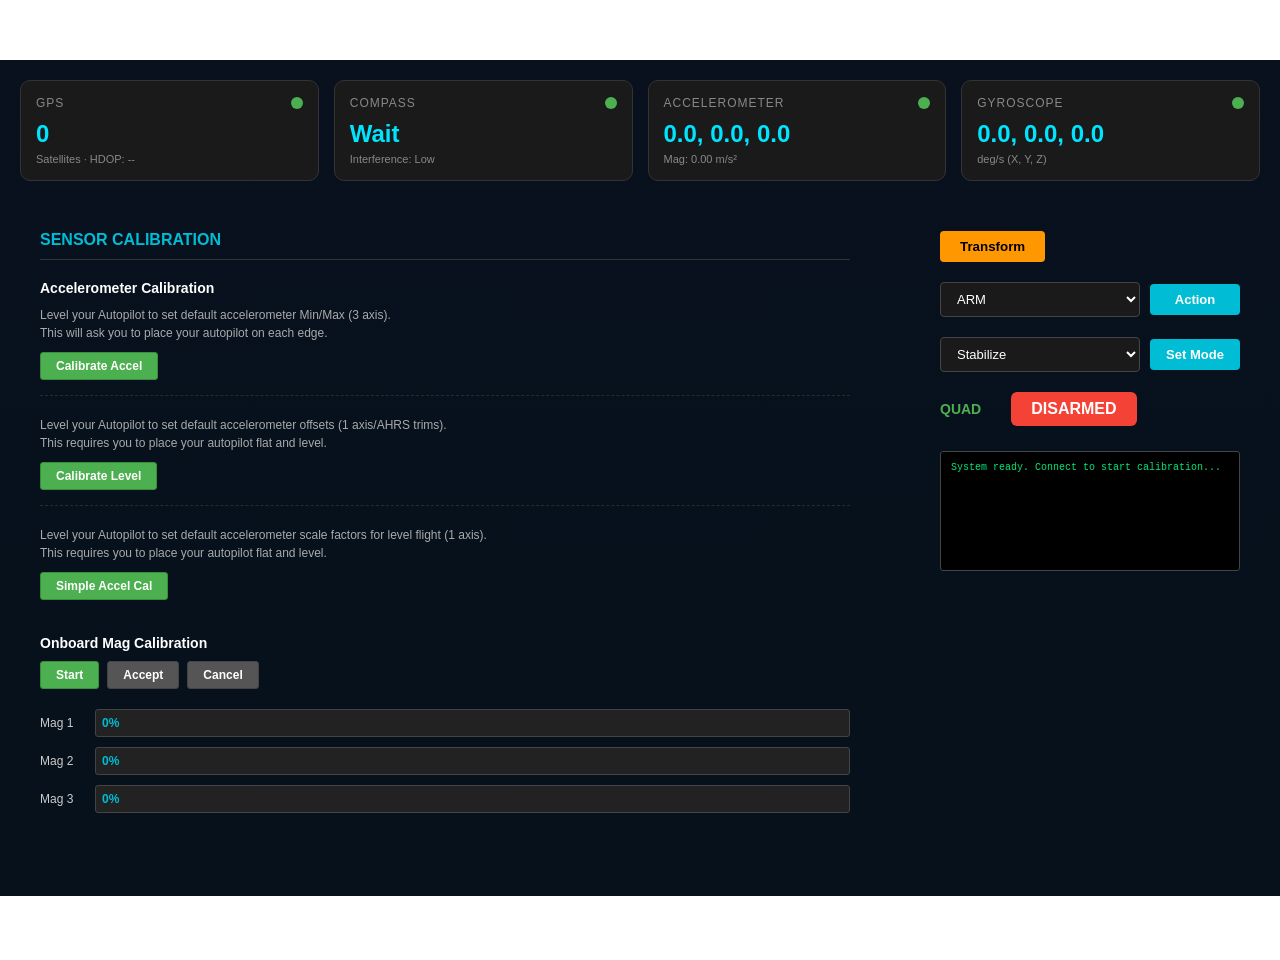
<file: public/preflight.html>
<!DOCTYPE html>
<html lang="en">
<head>
<meta charset="UTF-8">
<meta name="viewport" content="width=device-width, initial-scale=1.0">
<title>Preflight - HAWKEYE</title>
<link rel="stylesheet" href="/static/css/gcs.css"/>
<link rel="stylesheet" href="/static/css/preflight.css"/>
</head>

<body style="background: transparent;">

<div class="main" style="margin-left: 0;"> <!-- Hilangkan margin kiri navbar -->
    <div class="health-grid">
        <div class="health-card">
            <div class="health-header">
                <div class="health-title">GPS</div>
                <div class="status-dot ok" id="gpsStatus"></div>
            </div>
            <div class="health-value" id="gpsSats">0</div>
            <div class="health-detail">Satellites &middot; HDOP: <span id="gpsHdop">--</span></div>
        </div>

        <div class="health-card">
            <div class="health-header">
                <div class="health-title">Compass</div>
                <div class="status-dot ok" id="compassStatus"></div>
            </div>
            <div class="health-value" id="compassHealth">Wait</div>
            <div class="health-detail">Interference: <span id="compassInterf">Low</span></div>
        </div>

        <div class="health-card">
            <div class="health-header">
                <div class="health-title">Accelerometer</div>
                <div class="status-dot ok" id="accelStatus"></div>
            </div>
            <div class="health-value" id="accelHealth">0.0, 0.0, 0.0</div>
            <div class="health-detail">Mag: 0.00 m/s²</div>
        </div>

        <div class="health-card">
            <div class="health-header">
                <div class="health-title">Gyroscope</div>
                <div class="status-dot ok" id="gyroStatus"></div>
            </div>
            <div class="health-value" id="gyroHealth">0.0, 0.0, 0.0</div>
            <div class="health-detail">deg/s (X, Y, Z)</div>
        </div>
    </div>
    
    <div class="calibration-container">
        <div class="calibration-section-left">
            <div class="calibration-title">Sensor Calibration</div>
    
            <div class="calib-group">
                <h4>Accelerometer Calibration</h4>
                
                <div class="calib-item">
                    <p>Level your Autopilot to set default accelerometer Min/Max (3 axis).<br>This will ask you to place your autopilot on each edge.</p>
                    <button class="btn-mp" onclick="sendCalibration('accel_3axis')">Calibrate Accel</button>
                    <button class="btn-mp" onclick="sendCalibrationNext()" id="btnAccelNext" style="display:none; background:#ff9800; border-color:#f57c00;">Next (Click when done)</button>
                </div>
                
                <div class="calib-item">
                    <p>Level your Autopilot to set default accelerometer offsets (1 axis/AHRS trims).<br>This requires you to place your autopilot flat and level.</p>
                    <button class="btn-mp" onclick="sendCalibration('accel_level')">Calibrate Level</button>
                </div>
                
                <div class="calib-item">
                    <p>Level your Autopilot to set default accelerometer scale factors for level flight (1 axis).<br>This requires you to place your autopilot flat and level.</p>
                    <button class="btn-mp" onclick="sendCalibration('accel_simple')">Simple Accel Cal</button>
                </div>
            </div>
    
            <div class="calib-group">
                <h4>Onboard Mag Calibration</h4>
                
                <div class="calib-split-layout">
                    <div class="calib-column">
                        <div class="calib-btn-group">
                            <button class="btn-mp" onclick="sendCompassCalibration('compass_start')">Start</button>
                            <button class="btn-mp btn-mp-cancel" onclick="sendCompassCalibration('compass_accept')" id="btnCompassAccept" disabled>Accept</button>
                            <button class="btn-mp btn-mp-cancel" onclick="sendCompassCalibration('compass_cancel')">Cancel</button>
                        </div>
    
                        <div class="mag-row">
                            <span>Mag 1</span>
                            <input type="text" class="mag-input" id="mag1_prog" value="0%" readonly>
                        </div>
                        <div class="mag-row">
                            <span>Mag 2</span>
                            <input type="text" class="mag-input" id="mag2_prog" value="0%" readonly>
                        </div>
                        <div class="mag-row">
                            <span>Mag 3</span>
                            <input type="text" class="mag-input" id="mag3_prog" value="0%" readonly>
                        </div>
                    </div>
                </div>
            </div>
        </div>
        <div class="calibration-section-right">
            <div class="calib-column">
                <div class="transform-row">
                    <button class="btn-transform" onclick="toggleTransform()" id="transformBtn">Transform</button>
                </div>
                <div class="action-row">
                    <select id="cmdSelect" class="action-select">
                        <option value="arm">ARM</option>
                        <option value="disarm">DISARM</option>
                        <option value="safety_toggle">Toggle Safety</option>
                        <option value="reboot">Reboot FC</option>
                        <option value="takeoff">Takeoff</option>
                        <option value="land">Land</option>
                        <option value="rtl">RTL</option>
                    </select>
                    <button class="btn-action" onclick="executeCommand()">Action</button>
                </div>

                <!-- BARIS 2: Flight Mode (Stabilize, AltHold, Loiter, Guided, Auto) -->
                <div class="action-row">
                    <select id="modeSelect" class="action-select">
                        <option value="stabilize">Stabilize</option>
                        <option value="althold">Alt Hold</option>
                        <option value="loiter">Loiter</option>
                        <option value="guided">Guided</option>
                        <option value="auto">Auto</option>
                    </select>
                    <button class="btn-action" onclick="executeMode()">Set Mode</button>
                </div>

                <!-- ARM/DISARM Status Badge -->
                <div class="arm-status-row">
                    <span class="transform-status" id="transformStatus">QUAD</span>
                    <div class="status-badge disarmed" id="armStatusBadge">DISARMED</div>
                </div>

                <!-- Console Box -->
                <div class="console-box" id="calibConsole">
                    System ready. Connect to start calibration...<br>
                </div>
            </div>
        </div>
    </div>
</div>

<script>
let telemetryData = {};
let lastCalibMsgTime = 0;
let currentCalibPosition = '';
let safetyIsOff = false; 

const getBaseUrl = () => window.parent.gcsConnection?.baseUrl || 'http://localhost:5000';
const isConnected = () => {
    if (window.parent && window.parent.mavFeatures) {
        return window.parent.mavFeatures._radioActive() || window.parent.mavFeatures._piActive();
    }
    return false;
};

async function sendArmDisarm(cmd) {
    if (!isConnected()) { alert('Flight Controller is not connected.'); return; }
    if (cmd === 'ARM' && !confirm('Yakin ingin ARM? Pastikan propeller sudah dilepas atau area sekitar aman.')) return;
    const arm = (cmd === 'ARM');
    logToConsole(`> Sending ${cmd}...`);
    try {
        const result = await window.parent.mavFeatures.armDisarm(arm);
        logToConsole(result.ok ? `System: Perintah ${cmd} terkirim` : `Error: FC menolak ${cmd} (result: ${result.result})`);
    } catch (err) {
        logToConsole(`Error: ${err.message}`);
    }
}

function updateArmStatusUI() {
    const badge = document.getElementById('armStatusBadge');
    const btnArm = document.getElementById('btnArm');
    const btnDisarm = document.getElementById('btnDisarm');
    if (!badge) return;

    const isArmed = !!telemetryData.is_armed;
    badge.innerText = isArmed ? 'ARMED' : 'DISARMED';
    badge.className = 'status-badge ' + (isArmed ? 'armed' : 'disarmed');

    if (btnArm) btnArm.disabled = isArmed;
    if (btnDisarm) btnDisarm.disabled = !isArmed;
}

const MODE_MAP = {
    'stabilize': 0,
    'althold': 2,
    'loiter': 5,
    'guided': 4,
    'auto': 3,
    // tambahkan jika perlu
};

// ===== EKSEKUSI PERINTAH (baris 1) =====
function executeCommand() {
    const select = document.getElementById('cmdSelect');
    const cmd = select.value;
    switch(cmd) {
        case 'arm': sendArmDisarm('ARM'); break;
        case 'disarm': sendArmDisarm('DISARM'); break;
        case 'safety_toggle': toggleSafetySwitch(); break;
        case 'reboot': rebootFC(); break;
        case 'takeoff': 
            // Ketinggian tidak lagi diambil dari input, 
            // tapi dikirim sebagai 0 (FC akan pakai default/mission)
            sendTakeoff(0); 
            break;
        case 'land': sendLand(); break;
        case 'rtl': sendRTL(); break;
        default: logToConsole('Unknown command');
    }
}

// ===== EKSEKUSI FLIGHT MODE (baris 2) =====
function executeMode() {
    const select = document.getElementById('modeSelect');
    const mode = select.value;
    const modeCode = MODE_MAP[mode];
    if (modeCode === undefined) {
        logToConsole(`Unknown mode: ${mode}`);
        return;
    }
    switchFlightMode(mode, modeCode);
}

async function switchFlightMode(modeName, modeCode) {
    logToConsole(`> Switching flight mode to ${modeName.toUpperCase()}...`);
    try {
        const result = await window.parent.mavFeatures.setFlightMode(modeCode);
        logToConsole(result.ok ? `System: Perintah mode ${modeName} terkirim` : `Error: Mode ditolak (result: ${result.result})`);
    } catch (err) {
        logToConsole(`Error: ${err.message}`);
    }
}

async function sendTakeoff(alt) {
    if (!isConnected()) { alert('Flight Controller is not connected.'); return; }
    if (!confirm('Execute Takeoff?')) return;
    logToConsole('> Sending command: TAKEOFF...');
    try {
        const result = await window.parent.mavFeatures.takeoff(alt || 10);
        logToConsole(result.ok ? `System: ${result.message}` : `Error: ${result.message}`);
    } catch (err) {
        logToConsole(`Error: ${err.message}`);
    }
}

async function sendLand() {
    if (!isConnected()) { alert('Flight Controller is not connected.'); return; }
    if (!confirm('Land drone?')) return;
    logToConsole('> Sending command: LAND...');
    try {
        const result = await window.parent.mavFeatures.land();
        logToConsole(result.ok ? `System: ${result.message}` : `Error: ${result.message}`);
    } catch (err) {
        logToConsole(`Error: ${err.message}`);
    }
}

async function sendRTL() {
    if (!isConnected()) { alert('Flight Controller is not connected.'); return; }
    if (!confirm('Return to Launch?')) return;
    logToConsole('> Sending command: RTL...');
    try {
        const result = await window.parent.mavFeatures.rtl();
        logToConsole(result.ok ? `System: ${result.message}` : `Error: ${result.message}`);
    } catch (err) {
        logToConsole(`Error: ${err.message}`);
    }
}

async function toggleSafetySwitch() {
    const targetState = !safetyIsOff; 
    logToConsole(`> Setting safety switch to ${targetState ? 'ON' : 'OFF'}...`);
    try {
        const result = await window.parent.mavFeatures.setSafetySwitch(targetState);
        if (result.ok) {
            safetyIsOff = targetState;
            logToConsole(`System: Safety ${safetyIsOff ? 'ON' : 'OFF'} command sent`);
        } else {
            logToConsole(`Error: Safety switch command ditolak (result: ${result.result})`);
        }
    } catch (err) {
        logToConsole(`Error: ${err.message}`);
    }
}

async function rebootFC() {
    if (!confirm("Reboot Flight Controller?")) return;
    logToConsole("> Sending reboot...");
    try {
        const result = await window.parent.mavFeatures.reboot();
        logToConsole(result.ok ? "System: Reboot command accepted" : `Error: ${result.message}`);
        // Optional: disconnect setelah beberapa detik
    } catch (err) {
        logToConsole(`Error: ${err.message}`);
    }
}

let currentTransformMode = 'QUAD';
const TRANSFORM_CHANNEL = 5;
const PWM_QUAD = 1500;
const PWM_ROVER = 1900;

async function toggleTransform() {
    if (!isConnected()) { alert('Flight Controller is not connected.'); return; }
    const newMode = currentTransformMode === 'QUAD' ? 'ROVER' : 'QUAD';
    const pwm = newMode === 'ROVER' ? PWM_ROVER : PWM_QUAD;
    const btn = document.getElementById('transformBtn');
    btn.disabled = true;
    btn.innerText = `Switching to ${newMode}...`;
    logToConsole(`> Transform to ${newMode.toUpperCase()} (channel ${TRANSFORM_CHANNEL}, PWM ${pwm})...`);
    try {
        const result = await window.parent.mavFeatures.setServo(TRANSFORM_CHANNEL, pwm);
        if (result.ok) {
            currentTransformMode = newMode;
            document.getElementById('transformStatus').innerText = `Mode: ${newMode.toUpperCase()}`;
            document.getElementById('transformStatus').style.color = newMode === 'ROVER' ? '#ff9800' : '#4caf50';
            btn.innerText = `Transform to ${newMode === 'QUAD' ? 'ROVER' : 'QUAD'}`;
            logToConsole(`System: ${result.message}`);
        } else {
            logToConsole(`Error: ${result.message}`);
            btn.innerText = `Transform to ${currentTransformMode === 'QUAD' ? 'ROVER' : 'QUAD'}`;
        }
    } catch (err) {
        logToConsole(`Error: ${err.message}`);
        btn.innerText = `Transform to ${currentTransformMode === 'QUAD' ? 'ROVER' : 'QUAD'}`;
    }
    btn.disabled = false;
}

async function sendCalibration(cmdType) {
    logToConsole(`> Sending calibration: ${cmdType}...`);
    const mav = window.parent.mavFeatures;
    try {
        if (cmdType === 'accel_3axis') {
            await mav.startAccel3Axis();
            currentCalibPosition = 'level';
            document.getElementById('btnAccelNext').style.display = 'inline-block';
        } 
        else if (cmdType === 'accel_level') {
            await mav.startAccelLevel();
        } 
        else if (cmdType === 'accel_simple') {
            await mav.startAccelSimple();
        }
        logToConsole(`System: Perintah kalibrasi terkirim`);
    } catch (err) {
        logToConsole(`Error: ${err.message}`);
    }
}

async function sendCalibrationNext() {
    const btnNext = document.getElementById('btnAccelNext');
    if (btnNext) btnNext.style.display = 'none'; 

    logToConsole(`> Mengirim konfirmasi (ACK) untuk langkah ini...`);
    try {
        await window.parent.mavFeatures.nextAccelStep();
        logToConsole(`System: Posisi dikonfirmasi`);
    } catch (err) {
        logToConsole(`Error: ${err.message}`);
        if (btnNext) btnNext.style.display = 'inline-block';
    }
}

const COMPASS_ENDPOINT_MAP = {
    'compass_start' : '/command/calibrate/compass/start',
    'compass_accept': '/command/calibrate/compass/accept',
    'compass_cancel': '/command/calibrate/compass/cancel',
};

let compassStatusPollTimer = null;

async function sendCompassCalibration(cmdType) {
    const mav = window.parent.mavFeatures;
    try {
        if (cmdType === 'compass_start') {
            await mav.startCompassCal();
            logToConsole('System: Compass calibration started');
            startCompassStatusPolling(); 
        } 
        else if (cmdType === 'compass_accept') {
            await mav.acceptCompassCal();
            stopCompassStatusPolling();
            logToConsole('✓ Compass calibration accepted.');
            const btnReboot = document.getElementById('btnRebootFC');
            if (btnReboot) btnReboot.style.display = 'inline-block';
        } 
        else if (cmdType === 'compass_cancel') {
            await mav.cancelCompassCal();
            logToConsole('System: Compass calibration cancelled');
            stopCompassStatusPolling();
            resetMagProgressUI();
        }
    } catch (err) {
        logToConsole(`Error: ${err.message}`);
    }
}

function resetMagProgressUI() {
    for (let i = 1; i <= 3; i++) {
        const el = document.getElementById(`mag${i}_prog`);
        if (el) el.value = '0%';
    }
}

function startCompassStatusPolling() {
    stopCompassStatusPolling(); 
    compassStatusPollTimer = setInterval(fetchCompassStatus, 1000);
}

function stopCompassStatusPolling() {
    if (compassStatusPollTimer) {
        clearInterval(compassStatusPollTimer);
        compassStatusPollTimer = null;
    }
}

let lastCompassReportKeys = new Set();

async function fetchCompassStatus() {
    try {
        const response = await fetch(getBaseUrl() + '/command/calibrate/compass/status');
        if (!response.ok) return;
        const status = await response.json();

        const progress = status.compass_progress || {};
        Object.keys(progress).forEach((compassId) => {
            const idx = parseInt(compassId, 10);
            const inputEl = document.getElementById(`mag${idx + 1}_prog`);
            if (inputEl && !inputEl.value.includes('SUCCESS') && inputEl.value !== '100%' && inputEl.value !== 'FAILED') {
                inputEl.value = `${progress[compassId]}%`;
            }
        });

        const reports = status.compass_reports || {};
        Object.keys(reports).forEach((compassId) => {
            const idx = parseInt(compassId, 10);
            const inputEl = document.getElementById(`mag${idx + 1}_prog`);
            const reportKey = `${compassId}:${reports[compassId].status}`;

            if (inputEl) {
                inputEl.value = reports[compassId].status === 'SUCCESS' ? '100%' : 'FAILED';
            }

            if (!lastCompassReportKeys.has(reportKey)) {
                lastCompassReportKeys.add(reportKey);
                const fit = reports[compassId].fitness;
                logToConsole(
                    reports[compassId].status === 'SUCCESS'
                        ? `✓ Compass ${compassId} SUKSES (fitness: ${fit})`
                        : `✗ Compass ${compassId} GAGAL (fitness: ${fit})`
                );
            }
        });

        const btnAccept = document.getElementById('btnCompassAccept');
        if (btnAccept) btnAccept.disabled = (status.success_mask === 0);

        if (status.timeout_ok === false) {
            logToConsole("Error: Compass calibration timeout. Klik Start untuk ulang.");
            stopCompassStatusPolling();
        }

        if (status.state === 'IDLE' || status.state === 'SUCCESS') stopCompassStatusPolling();

    } catch (err) {}
}

function logToConsole(text) {
    const consoleBox = document.getElementById('calibConsole');
    if (!consoleBox) return;
    const timeStr = new Date().toLocaleTimeString('en-US', { hour12: false });
    consoleBox.innerHTML += `[${timeStr}] ${text}<br>`;
    consoleBox.scrollTop = consoleBox.scrollHeight;
}

// ===== PENGGANTI POLLING (DIDORONG OLEH MASTER IFRAME) =====
window.updateTelemetryUI = function(data) {
    telemetryData = data;
    updateHealthCards();
};

function updateHealthCards() {
    updateArmStatusUI();

    const gpsFix = telemetryData.gps_fix_type || 0;
    const satellites = telemetryData.satellites_visible || 0;
    const hdop = telemetryData.hdop || 99.9;
    
    const gpsStatus = document.getElementById('gpsStatus');
    if (satellites >= 8 && gpsFix >= 2) gpsStatus.className = 'status-dot ok';
    else if (satellites >= 4) gpsStatus.className = 'status-dot warning';
    else gpsStatus.className = 'status-dot error';
    
    document.getElementById('gpsSats').innerText = satellites;
    document.getElementById('gpsHdop').innerText = hdop !== 99.9 ? hdop.toFixed(2) : '--';
    
    const accX = telemetryData.accel_x || 0;
    const accY = telemetryData.accel_y || 0;
    const accZ = telemetryData.accel_z || 0;
    const accMag = telemetryData.accel_mag || 0;

    const accelStatus = document.getElementById('accelStatus');
    if (accMag > 8.5 && accMag < 11.0) accelStatus.className = 'status-dot ok';
    else if (accMag === 0) accelStatus.className = 'status-dot error';
    else accelStatus.className = 'status-dot warning'; 

    document.getElementById('accelHealth').innerText = `${accX.toFixed(1)}, ${accY.toFixed(1)}, ${accZ.toFixed(1)}`;
    document.querySelector('#accelHealth + .health-detail').innerText = `Mag: ${accMag.toFixed(2)} m/s²`;

    const gyroX = telemetryData.gyro_x || 0;
    const gyroY = telemetryData.gyro_y || 0;
    const gyroZ = telemetryData.gyro_z || 0;
    
    const gyroStatus = document.getElementById('gyroStatus');
    gyroStatus.className = telemetryData.gyro_x !== undefined ? 'status-dot ok' : 'status-dot error';
    
    document.getElementById('gyroHealth').innerText = `${gyroX.toFixed(1)}, ${gyroY.toFixed(1)}, ${gyroZ.toFixed(1)}`;
    document.querySelector('#gyroHealth + .health-detail').innerText = `deg/s (X, Y, Z)`;

    const magField = telemetryData.mag_field || 0;
    const magVar = telemetryData.ekf_compass_var || 0; 
    
    const compassStatus = document.getElementById('compassStatus');
    compassStatus.className = magField > 0 ? 'status-dot ok' : 'status-dot error';
    
    document.getElementById('compassHealth').innerText = magField > 0 ? magField.toFixed(2) + ' G' : 'Wait';
    document.getElementById('compassInterf').innerText = magVar > 0 ? `Var: ${magVar.toFixed(3)}` : 'Low';

    const systemStatus = telemetryData.system_status || 'UNKNOWN';
    const allOk = systemStatus === 'OK' || systemStatus === 'STANDBY';
    
    ['compass', 'accel', 'gyro'].forEach(sensor => {
        const statusDot = document.getElementById(sensor + 'Status');
        if (statusDot) {
            if (allOk) {
                statusDot.className = 'status-dot ok';
            } else if (statusDot.className !== 'status-dot warning') {
                statusDot.className = 'status-dot error';
            }
        }
    });

    if (telemetryData.status === 'disconnected' || telemetryData.system_status === 'disconnected') {
        document.getElementById('gpsStatus').className = 'status-dot error';
        document.getElementById('gpsSats').innerText = '0';
        document.getElementById('compassHealth').innerText = 'Disconnected';
        return; 
    }
}

window.updateMavlogUI = function(logItem) {
    const safeText = String(logItem.text).replace(/</g, '&lt;').replace(/>/g, '&gt;');
    
    // Tampilkan di konsol
    logToConsole(safeText);
    
    // Teruskan ke parser kalibrasi untuk trigger posisi selanjutnya
    if (typeof processCalibrationMessages === 'function') {
        processCalibrationMessages(safeText);
    }
};

function processCalibrationMessages(msgText) {
    const text = msgText.toLowerCase();

    if (text.includes("place vehicle")) {
        if (text.includes("level")) currentCalibPosition = "level";
        else if (text.includes("right")) currentCalibPosition = "right";
        else if (text.includes("left")) currentCalibPosition = "left";
        else if (text.includes("down")) currentCalibPosition = "nosedown";
        else if (text.includes("up")) currentCalibPosition = "noseup";
        else if (text.includes("back")) currentCalibPosition = "back";

        const btnNext = document.getElementById('btnAccelNext');
        if (btnNext) btnNext.style.display = 'inline-block';
        
    } else if (text.includes("calibration successful") || text.includes("calibration failed")) {
        const btnNext = document.getElementById('btnAccelNext');
        if (btnNext) btnNext.style.display = 'none';
        currentCalibPosition = ''; 
    }
}
</script>
</body>
</html>
</file>
<file: static/css/gcs.css>
/* ===== HAWKEYE GCS - Shared Styles ===== */

* {
    box-sizing: border-box;
}

body {
    margin: 0;
    font-family: 'Segoe UI', Tahoma, Geneva, Verdana, sans-serif;
    background:
        radial-gradient(circle at top, rgba(14,165,233,0.08), transparent 25%),
        linear-gradient(135deg, #050816 0%, #0b1220 45%, #111827 100%);
    color: #e5eefb;
    height: 100vh;
    overflow-y: auto;
}

/* ===== NAVBAR ===== */
.navbar {
    display: flex;
    align-items: center;
    background: rgba(8, 15, 27, 0.92);
    backdrop-filter: blur(12px);
    border-bottom: 1px solid rgba(56, 189, 248, 0.18);
    padding: 0 18px;
    height: 64px;
    position: fixed;
    top: 0;
    left: 0;
    right: 0;
    z-index: 2000;
    box-shadow: 0 6px 24px rgba(8, 15, 27, 0.45);
}

.nav-left {
    display: flex;
    align-items: center;
    gap: 12px;
    flex-wrap: wrap;
}

.nav-right {
    display: flex;
    align-items: center;
    gap: 10px;
    margin-left: auto;
    margin-right: 8px;
    flex-wrap: wrap;
}

.navbar-brand {
    display: flex;
    align-items: center;
    gap: 10px;
    margin-right: 8px;
}

.navbar-logo {
    width: 34px;
    height: 34px;
    border-radius: 10px;
    object-fit: cover;
    border: 1px solid rgba(125, 211, 252, 0.35);
    box-shadow: 0 0 0 1px rgba(56, 189, 248, 0.08);
}

.navbar h2 {
    color: #67e8f9;
    margin: 0;
    font-size: 18px;
    letter-spacing: 1px;
    text-transform: uppercase;
}

.navbar a {
    padding: 8px 12px;
    color: #dbeafe;
    text-decoration: none;
    border-radius: 999px;
    font-size: 12px;
    font-weight: 600;
    transition: all 0.18s ease;
    white-space: nowrap;
    border: 1px solid transparent;
}

.navbar a:hover {
    background: rgba(56, 189, 248, 0.12);
    color: #ecfeff;
    border-color: rgba(56, 189, 248, 0.25);
}

.navbar a.active {
    background: linear-gradient(135deg, #22d3ee 0%, #38bdf8 100%);
    color: #082f49;
    border-color: transparent;
    box-shadow: 0 8px 18px rgba(56, 189, 248, 0.25);
}

.navbar select,
.navbar input[type="text"] {
    background: rgba(15, 23, 42, 0.98);
    color: #e5f6ff;
    border: 1px solid rgba(148, 163, 184, 0.28);
    padding: 6px 10px;
    border-radius: 10px;
    font-size: 12px;
    min-height: 32px;
    outline: none;
    box-shadow: inset 0 1px 0 rgba(255,255,255,0.04);
}

.navbar select:focus,
.navbar input[type="text"]:focus {
    border-color: #00bcd4;
    color: #00bcd4;
}

.navbar button {
    background: linear-gradient(135deg, #ffffff 0%, #e5f6ff 100%);
    color: #082f49;
    border: none;
    padding: 6px 14px;
    border-radius: 8px;
    cursor: pointer;
    font-size: 12px;
    font-weight: 700;
    transition: all 0.2s;
    white-space: nowrap;
    box-shadow: 0 5px 14px rgba(148, 163, 184, 0.18);
}

.navbar button:hover {
    background: linear-gradient(135deg, #67e8f9 0%, #38bdf8 100%);
    transform: translateY(-1px);
}

.navbar button.connected {
    background: #f44336;
    color: white;
}

.navbar button.connected:hover {
    background: #d32f2f;
}

#statusText {
    padding: 5px 12px;
    border-radius: 999px;
    font-size: 12px;
    font-weight: 700;
    background: rgba(244, 67, 54, 0.18);
    color: #fecaca;
    border: 1px solid rgba(248, 113, 113, 0.2);
    white-space: nowrap;
}

/* ===== MAIN CONTENT ===== */
.main {
    margin-top: 64px;
    min-height: calc(100vh - 64px);
    position: relative;
    overflow: hidden;
    background: linear-gradient(180deg, #08111d 0%, #06111c 100%);
}

.leaflet-container {
    background: #0b1726;
}

/* ===== MAP CONTAINER ===== */

/* ===== COMMON CARDS ===== */
.card {
    background: #1a1a1a;
    border: 1px solid #333;
    border-radius: 10px;
    padding: 20px;
    transition: border-color 0.3s;
}

.card:hover {
    border-color: #00bcd4;
}

.card-header {
    display: flex;
    align-items: center;
    gap: 10px;
    margin-bottom: 15px;
    font-size: 14px;
    font-weight: bold;
    color: #00bcd4;
}

.card-icon {
    font-size: 20px;
}

/* ===== BUTTONS ===== */
.btn {
    padding: 8px 16px;
    border: none;
    border-radius: 6px;
    cursor: pointer;
    font-size: 12px;
    font-weight: 500;
    transition: all 0.2s;
}

.btn-primary {
    background: #00bcd4;
    color: black;
}

.btn-primary:hover {
    background: #00acc1;
}

.btn-secondary {
    background: #2a2a2a;
    color: #ccc;
    border: 1px solid #444;
}

.btn-secondary:hover {
    background: #00bcd4;
    color: black;
    border-color: #00bcd4;
}

.btn-danger {
    background: #f44336;
    color: white;
}

.btn-danger:hover {
    background: #d32f2f;
}

.btn-success {
    background: #4caf50;
    color: white;
}

.btn-success:hover {
    background: #45a049;
}

/* ===== FORMS ===== */
.form-group {
    margin-bottom: 15px;
}

.form-group label {
    display: block;
    font-size: 12px;
    color: #888;
    margin-bottom: 5px;
    text-transform: uppercase;
    letter-spacing: 0.5px;
}

.form-group input,
.form-group select,
.form-group textarea {
    width: 100%;
    background: #252525;
    color: #ccc;
    border: 1px solid #444;
    padding: 8px 12px;
    border-radius: 6px;
    font-size: 13px;
    font-family: inherit;
    outline: none;
}

.form-group input:focus,
.form-group select:focus,
.form-group textarea:focus {
    border-color: #00bcd4;
    color: #00e5ff;
}

/* ===== TABLES ===== */
.data-table {
    width: 100%;
    border-collapse: collapse;
    font-size: 12px;
}

.data-table th {
    background: #1e1e1e;
    color: #00bcd4;
    text-align: left;
    padding: 10px;
    font-weight: 600;
    text-transform: uppercase;
    font-size: 11px;
    letter-spacing: 0.5px;
    position: sticky;
    top: 0;
}

.data-table td {
    padding: 10px;
    border-bottom: 1px solid #2a2a2a;
    color: #ccc;
}

.data-table tr:hover td {
    background: #1e1e1e;
}

.data-table tr.selected td {
    background: #1a3a3a;
}

/* ===== STATUS INDICATORS ===== */
.status-dot {
    width: 10px;
    height: 10px;
    border-radius: 50%;
    display: inline-block;
}

.status-dot.ok { background: #4caf50; }
.status-dot.warn { background: #ff9800; }
.status-dot.error { background: #f44336; }
.status-dot.off { background: #666; }

.status-badge {
    display: inline-block;
    padding: 4px 10px;
    border-radius: 4px;
    font-size: 11px;
    font-weight: 600;
}

.status-badge.ok { background: #1b5e20; color: #4caf50; }
.status-badge.warn { background: #5d4037; color: #ff9800; }
.status-badge.error { background: #5d1a1a; color: #f44336; }

/* ===== PROGRESS ===== */
.progress-container {
    width: 100%;
    height: 6px;
    background: #333;
    border-radius: 3px;
    overflow: hidden;
}

.progress-bar {
    height: 100%;
    background: #00bcd4;
    border-radius: 3px;
    transition: width 0.3s;
}

/* ===== TELEMETRY PANEL (shared) ===== */
.telemetry-panel {
    position: absolute;
    top: 14px;
    right: 14px;
    width: 290px;
    max-height: calc(100vh - 92px);
    overflow-y: auto;
    background: rgba(5, 10, 18, 0.88);
    backdrop-filter: blur(10px);
    border-radius: 18px;
    padding: 10px;
    z-index: 1200;
    cursor: move;
    border: 1px solid rgba(56, 189, 248, 0.18);
    box-shadow: 0 18px 40px rgba(2, 6, 23, 0.45);
}

.telemetry-grid {
    display: grid;
    grid-template-columns: repeat(2, 1fr);
    gap: 6px;
}

.telemetry-item {
    background: #1f1f1f;
    padding: 6px;
    border-radius: 6px;
    text-align: center;
    font-size: 10px;
    height: 40px;
    color: #00e5ff;
    display: flex;
    flex-direction: column;
    justify-content: center;
}

.telemetry-value {
    font-size: 12px;
    font-weight: bold;
}

/* ===== LOG PANEL ===== */
.log-panel {
    background: #0a0a0a;
    border: 1px solid #333;
    border-radius: 8px;
    padding: 10px;
    font-family: 'Consolas', 'Courier New', monospace;
    font-size: 11px;
    color: #888;
    height: 120px;
    overflow-y: auto;
}

.log-entry {
    margin-bottom: 3px;
}

.log-time {
    color: #555;
}

.log-info { color: #00bcd4; }
.log-success { color: #4caf50; }
.log-error { color: #f44336; }
.log-warn { color: #ff9800; }

/* ===== SCROLLBAR ===== */
::-webkit-scrollbar {
    width: 8px;
    height: 8px;
}

::-webkit-scrollbar-track {
    background: #1a1a1a;
}

::-webkit-scrollbar-thumb {
    background: #444;
    border-radius: 4px;
}

::-webkit-scrollbar-thumb:hover {
    background: #00bcd4;
}

/* ===== TOOLTIP ===== */
[title] {
    position: relative;
}

/* ===== GRID UTILS ===== */
.grid-2 {
    display: grid;
    grid-template-columns: repeat(2, 1fr);
    gap: 15px;
}

.grid-3 {
    display: grid;
    grid-template-columns: repeat(3, 1fr);
    gap: 15px;
}

.grid-4 {
    display: grid;
    grid-template-columns: repeat(4, 1fr);
    gap: 15px;
}

/* ===== RESPONSIVE ===== */
@media (max-width: 768px) {
    .navbar {
        padding: 0 10px;
        height: auto;
        flex-wrap: wrap;
        padding-top: 8px;
        padding-bottom: 8px;
    }

    .navbar h2 {
        margin-right: 10px;
        font-size: 16px;
    }

    .navbar a {
        padding: 6px 10px;
        font-size: 12px;
    }

    .nav-right {
        width: 100%;
        margin-top: 8px;
        margin-right: 0;
        justify-content: flex-end;
    }

    .main {
        margin-top: 100px;
    }
}
</file>
<file: static/css/config.css>
.main {
    margin-top: 60px;
    padding: 20px;
    max-width: 1400px;
    margin-left: auto;
    margin-right: auto;
    position: relative;
    z-index: 1;
}

.tabs {
    display: flex;
    gap: 4px;
    margin-bottom: 20px;
    border-bottom: 1px solid #333;
    padding-bottom: 10px;
}

.tab-btn {
    padding: 8px 16px;
    background: #2a2a2a;
    color: #ccc;
    border: 1px solid #444;
    border-radius: 6px 6px 0 0;
    cursor: pointer;
    font-size: 13px;
    transition: 0.2s;
}

.tab-btn.active {
    background: #00bcd4;
    color: black;
    border-color: #00bcd4;
}

.tab-btn:hover:not(.active) {
    background: #333;
}

.tab-panel {
    display: none;
}

.tab-panel.active {
    display: block;
}

.pid-grid {
    display: grid;
    grid-template-columns: repeat(auto-fit, minmax(280px, 1fr));
    gap: 20px;
    margin-bottom: 20px;
}

.pid-card {
    background: #1a1a1a;
    border: 1px solid #333;
    border-radius: 10px;
    padding: 15px;
}

.pid-card:hover {
    border-color: #00bcd4;
}

.pid-title {
    color: #00bcd4;
    font-size: 14px;
    font-weight: bold;
    margin-bottom: 12px;
}

.pid-row {
    display: flex;
    align-items: center;
    justify-content: space-between;
    margin-bottom: 10px;
    gap: 10px;
}

.pid-label {
    font-size: 12px;
    color: #888;
    min-width: 40px;
}

.pid-value {
    min-width: 50px;
    text-align: right;
    font-size: 13px;
    color: #00e5ff;
    font-weight: bold;
}

.pid-input {
    width: 80px;
    background: #222;
    border: 1px solid #444;
    color: #00e676;
    padding: 5px;
    font-weight: bold;
    border-radius: 3px;
    text-align: right;
}

.pid-input:focus {
    border-color: #00bcd4;
    outline: none;
}

.flight-modes {
    display: grid;
    grid-template-columns: repeat(auto-fit, minmax(300px, 1fr));
    gap: 15px;
}

.mode-item {
    display: flex;
    align-items: center;
    gap: 10px;
    padding: 10px;
    background: #252525;
    border-radius: 6px;
}

.mode-label {
    font-size: 12px;
    color: #888;
    min-width: 80px;
}

.mode-select {
    flex: 1;
    background: #1a1a1a;
    color: #ccc;
    border: 1px solid #444;
    padding: 6px 10px;
    border-radius: 6px;
    font-size: 12px;
}

.search-bar {
    display: flex;
    gap: 10px;
    margin-bottom: 15px;
}

.search-bar input {
    flex: 1;
    background: #252525;
    color: #ccc;
    border: 1px solid #444;
    padding: 8px 12px;
    border-radius: 6px;
    font-size: 13px;
}

.param-table-container {
    max-height: 500px;
    overflow-y: auto;
    border: 1px solid #333;
    border-radius: 8px;
}

.param-actions {
    display: flex;
    gap: 10px;
    margin-top: 15px;
}
</file>
<file: static/css/preflight.css>
.main {
    margin-top: 60px;
    padding: 20px;
    max-width: 1400px;
    margin-left: auto;
    margin-right: auto;
    position: relative;
    z-index: 1;
}

.health-grid {
    display: grid;
    grid-template-columns: repeat(auto-fit, minmax(200px, 1fr));
    gap: 15px;
    margin-bottom: 30px;
}

.health-card {
    background: #1a1a1a;
    border: 1px solid #333;
    border-radius: 10px;
    padding: 15px;
    transition: border-color 0.3s;
}

.health-card:hover {
    border-color: #00bcd4;
}

.health-header {
    display: flex;
    align-items: center;
    justify-content: space-between;
    margin-bottom: 10px;
}

.health-title {
    font-size: 12px;
    color: #888;
    text-transform: uppercase;
    letter-spacing: 1px;
}

.health-value {
    font-size: 24px;
    font-weight: bold;
    color: #00e5ff;
}

.health-detail {
    font-size: 11px;
    color: #888;
    margin-top: 5px;
}

.calibration-container {
    display: grid;
    grid-template-columns: 3fr 1.2fr;
    gap: 50px;
    margin-top: 25px;
    align-items: start;
}

.calibration-section-left{
    width: 100%;
    padding: 20px;
}
.calibration-section-right {
    width: 100%;
    max-width: 420px;
    justify-self: end;
    padding: 20px;
}

@media (max-width: 900px) {
    .calibration-container {
        display: flex;
        flex-direction: column;
    }

    .calibration-section-left,
    .calibration-section-right {
        width: 100%;
    }
}

.calibration-item {
    display: flex;
    align-items: center;
    gap: 12px;
    padding: 10px;
    border-radius: 6px;
    margin-bottom: 6px;
    transition: background 0.2s;
    cursor: pointer;
}

.calibration-item:hover {
    background: #252525;
}

.calibration-item input[type="checkbox"] {
    width: 18px;
    height: 18px;
    accent-color: #00bcd4;
    cursor: pointer;
}

.calibration-item label {
    flex: 1;
    cursor: pointer;
    font-size: 13px;
}

.calibration-item.checked label {
    text-decoration: line-through;
    color: #666;
}

.action-bar {
    display: flex;
    gap: 15px;
    align-items: center;
    flex-wrap: wrap;
}

.btn-arm {
    background: #4caf50;
    color: white;
    padding: 12px 24px;
    border: none;
    border-radius: 8px;
    cursor: pointer;
    font-size: 14px;
    font-weight: bold;
    transition: 0.2s;
}

.btn-arm:hover {
    background: #45a049;
}

.btn-disarm {
    background: #f44336;
    color: white;
    padding: 12px 24px;
    border: none;
    border-radius: 8px;
    cursor: pointer;
    font-size: 14px;
    font-weight: bold;
    transition: 0.2s;
}

.btn-disarm:hover {
    background: #da190b;
}

.status-badge {
    padding: 8px 16px;
    border-radius: 6px;
    font-size: 12px;
    font-weight: bold;
}

.status-badge.armed {
    background: #4caf50;
    color: white;
}

.status-badge.disarmed {
    background: #f44336;
    color: white;
}

.status-dot {
    width: 12px;
    height: 12px;
    border-radius: 50%;
    display: inline-block;
    animation: pulse 2s infinite;
}

.status-dot.ok {
    background: #4caf50;
}

.status-dot.warning {
    background: #ff9800;
}

.status-dot.error {
    background: #f44336;
}

@keyframes pulse {
    0%, 100% { opacity: 1; }
    50% { opacity: 0.6; }
}

.health-value.critical {
    color: #f44336;
}

.health-value.warning {
    color: #ff9800;
}

.calibration-item.auto-check {
    background: #1a2a2a;
}

.calibration-item.auto-check input[type="checkbox"]:checked {
    accent-color: #4caf50;
}

.calibration-item.auto-check.failed {
    background: #2a1a1a;
}

.calibration-item.auto-check.failed input[type="checkbox"] {
    accent-color: #f44336;
}

.data-source {
    font-size: 10px;
    color: #666;
    margin-top: 2px;
}

.refresh-indicator {
    display: inline-block;
    width: 8px;
    height: 8px;
    background: #4caf50;
    border-radius: 50%;
    margin-left: 5px;
    animation: blink 1s infinite;
}

@keyframes blink {
    0%, 100% { opacity: 1; }
    50% { opacity: 0.3; }
}

.calibration-title {
    color: #00bcd4;
    font-weight: bold;
    font-size: 16px;
    border-bottom: 1px solid #333;
    padding-bottom: 10px;
    margin-bottom: 20px;
    text-transform: uppercase;
}

.calib-group h4 {
    color: #fff;
    margin: 15px 0 10px 0;
    font-size: 14px;
}

.calib-item {
    margin-bottom: 20px;
    padding-bottom: 15px;
    border-bottom: 1px dashed #2a2a2a;
}
.calib-item:last-child { border-bottom: none; }

.calib-item p {
    font-size: 12px;
    color: #aaa;
    margin: 0 0 10px 0;
    line-height: 1.5;
}

.btn-mp {
    background: #4caf50; /* Warna Hijau khas Mission Planner */
    color: white;
    border: 1px solid #388e3c;
    padding: 6px 15px;
    cursor: pointer;
    font-size: 12px;
    font-weight: bold;
    border-radius: 3px;
}
.btn-mp:hover { background: #66bb6a; }

.btn-mp-cancel {
    background: #555;
    border-color: #444;
}
.btn-mp-cancel:hover { background: #666; }

.calib-split-layout {
    display: flex;
    gap: 25px;
    margin-top: 10px;
}

.calib-column {
    flex: 1;
    display: flex;
    flex-direction: column;
    gap: 10px;
}

.calib-btn-group {
    display: flex;
    gap: 8px;
    margin-bottom: 10px;
}

.mag-row {
    display: flex;
    align-items: center;
    gap: 10px;
}

.mag-row span {
    width: 45px;
    font-size: 12px;
    color: #ccc;
}

.mag-input {
    flex: 1;
    background: #222;
    border: 1px solid #444;
    padding: 6px;
    color: #00bcd4;
    font-size: 12px;
    font-weight: bold;
    border-radius: 3px;
}

.console-box {
    background: #000;
    border: 1px solid #444;
    height: 120px;
    overflow-y: auto;
    padding: 10px;
    font-family: 'Consolas', 'Courier New', monospace;
    font-size: 10px;
    color: #00e676;
    border-radius: 3px;
}

.btn-reboot-fc {
    background: #e53935;
    color: white;
    border: 1px solid #c62828;
    width: 100%;
    padding: 10px 15px;
    font-size: 13px;
    font-weight: bold;
    border-radius: 4px;
    margin-top: 15px;
    cursor: pointer;
    transition: all 0.3s ease;
    text-transform: uppercase;
    letter-spacing: 0.5px;
}

.btn-reboot-fc:hover {
    background: #ef5350;
    box-shadow: 0 4px 10px rgba(229, 57, 53, 0.3);
    transform: translateY(-1px);
}

.btn-reboot-fc:active {
    transform: translateY(1px);
    background: #c62828;
}

.arm-control-bar {
    display: flex;
    align-items: center;
    justify-content: space-between;
    gap: 10px;
    margin-bottom: 10px;
}

.arm-control-bar .btn-disarm,
.arm-control-bar .btn-arm {
    flex: 1;
    padding: 10px 16px;
    font-size: 13px;
    text-align: center;
}

.arm-control-bar .status-badge {
    flex-shrink: 0;
    min-width: 80px;
    text-align: center;
}

.arm-control-bar button:disabled {
    opacity: 0.4;
    cursor: not-allowed;
    filter: grayscale(40%);
}

/* === ACTION ROW (baris perintah) === */
.action-row {
    display: grid;
    grid-template-columns: 1fr 90px;
    gap: 10px;
    margin-bottom: 10px;
    align-items: center;
}

.action-select {
    width: 100%;
    padding: 8px 12px;
    background: #1a1a1a;
    color: #fff;
    border: 1px solid #444;
    border-radius: 4px;
    font-size: 13px;
    cursor: pointer;
    box-sizing: border-box;
}

.action-select:focus {
    outline: none;
    border-color: #00bcd4;
}

.btn-action {
    width: 100%;
    padding: 8px;
    background: #00bcd4;
    color: white;
    border: none;
    border-radius: 4px;
    cursor: pointer;
    font-size: 13px;
    font-weight: bold;
}

.btn-action:hover {
    background: #00e5ff;
    box-shadow: 0 0 8px rgba(0, 188, 212, 0.4);
}

.arm-status-row {
    text-align: center;
    margin-bottom: 15px;
}

.arm-status-row .status-badge {
    display: inline-block;
    padding: 8px 20px;
    font-size: 16px;
    border-radius: 6px;
}

/* === TRANSFORM BUTTON & STATUS === */
.transform-row {
    display: flex;
    align-items: center;
    gap: 15px;
    margin-bottom: 10px;
}
.btn-transform {
    background: #ff9800;
    color: #000;
    border: none;
    padding: 8px 20px;
    border-radius: 4px;
    font-weight: bold;
    cursor: pointer;
    transition: 0.2s;
}
.btn-transform:hover {
    background: #ffb74d;
    box-shadow: 0 0 8px rgba(255, 152, 0, 0.4);
}
.btn-transform:disabled {
    opacity: 0.5;
    cursor: not-allowed;
}
.transform-status {
    font-size: 14px;
    font-weight: bold;
    text-transform: uppercase;
    margin-right: 15px;
    color: #4caf50; /* default hijau untuk Quad */
}
.arm-status-row {
    display: flex;
    align-items: center;
    justify-content: flex-start; /* rata kiri */
    gap: 15px;
    margin-bottom: 15px;
}
</file>
<file: static/css/setup.css>
.setup-container { max-width: 900px; margin: 80px auto 20px; padding: 0 20px; margin-bottom: 50px; }
.setup-card { background: #1a1a1a; border: 1px solid #333; border-radius: 10px; padding: 30px; margin-bottom: 20px; transition: all 0.3s; }
.setup-card:hover { border-color: #00bcd4; box-shadow: 0 0 20px rgba(0, 188, 212, 0.1); }
.setup-title { font-size: 24px; color: #00bcd4; margin-bottom: 30px; font-weight: bold; }

/* Class baru pindahan dari inline style */
.ip-section { margin-bottom: 20px; }

.form-group { margin-bottom: 20px; }
.form-group label { display: block; margin-bottom: 8px; color: #00bcd4; font-weight: 600; font-size: 13px; text-transform: uppercase; }
.form-group input { width: 100%; background: #252525; color: #ccc; border: 1px solid #444; padding: 12px; border-radius: 6px; font-size: 14px; outline: none; }
.form-group input:focus { border-color: #00bcd4; box-shadow: 0 0 10px rgba(0, 188, 212, 0.2); }
.form-row { display: grid; grid-template-columns: 1fr 1fr; gap: 15px; }

.button-group { display: flex; gap: 10px; margin-top: 30px; }
.btn { flex: 1; padding: 12px 24px; border: none; border-radius: 6px; cursor: pointer; font-size: 14px; font-weight: 600; text-transform: uppercase; }
.btn-primary { background: #00bcd4; color: black; }
.btn-primary:hover { background: #00acc1; }
.btn-primary:disabled { background: #666; cursor: not-allowed; }
.btn-secondary { background: #444; color: #ccc; }
.btn-secondary:hover { background: #555; }

.status-info { margin-top: 20px; padding: 15px; background: #0a0a0a; border-left: 4px solid #00bcd4; border-radius: 4px; display: none; }
.status-info.show { display: block; }
.status-info.success { border-left-color: #4caf50; background: #0a2d0a; color: #4caf50; }
.status-info.error { border-left-color: #f44336; background: #2d0a0a; color: #f44336; }
.status-info.info { border-left-color: #2196f3; background: #0a1a2d; color: #2196f3; }

.test-section { margin-top: 20px; padding: 20px; background: #1a1a1a; border: 1px solid #333; border-radius: 8px; }
.test-section h3 { color: #00bcd4; margin-top: 0; }
.test-item { padding: 10px 0; display: flex; align-items: center; gap: 10px; border-bottom: 1px solid #333; }
.test-item:last-child { border-bottom: none; }

.status-dot { width: 12px; height: 12px; border-radius: 50%; background: #666; flex-shrink: 0; }
.status-dot.ok { background: #4caf50; }
.status-dot.error { background: #f44336; }
</file>
